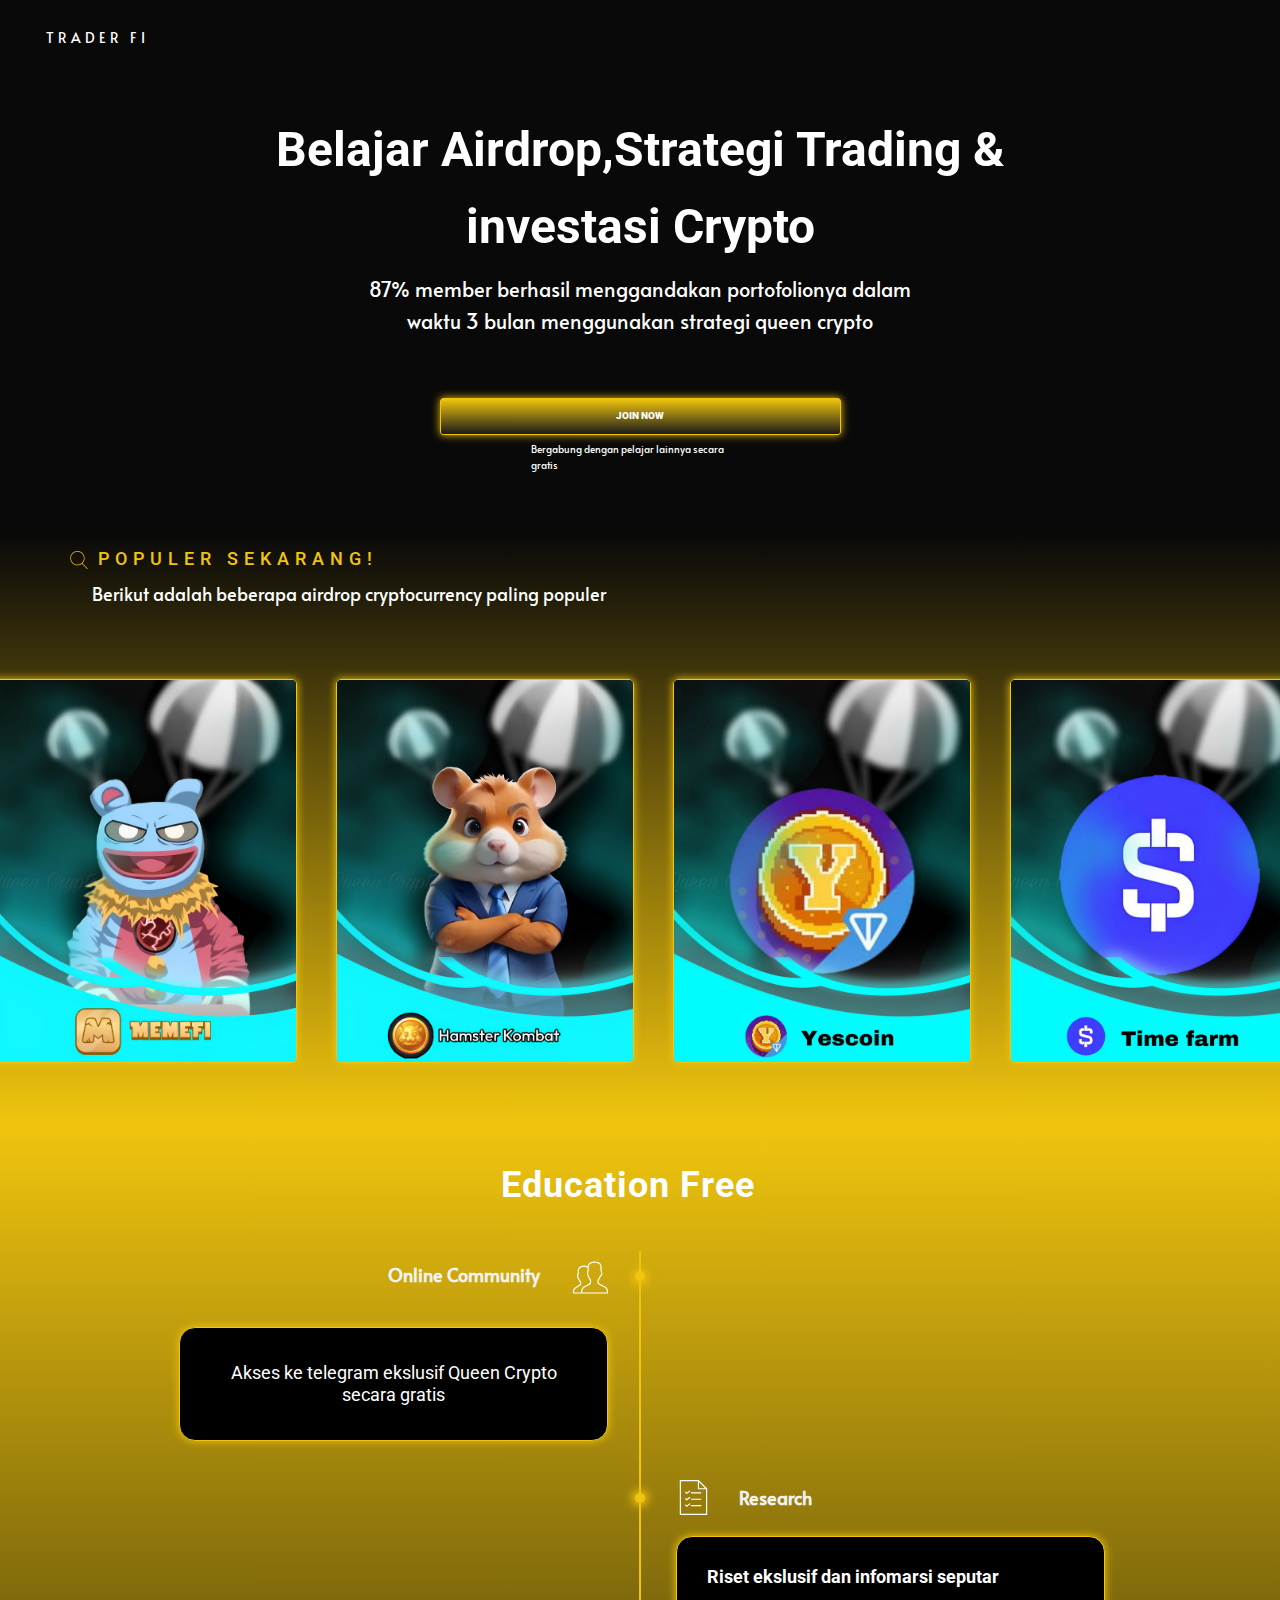
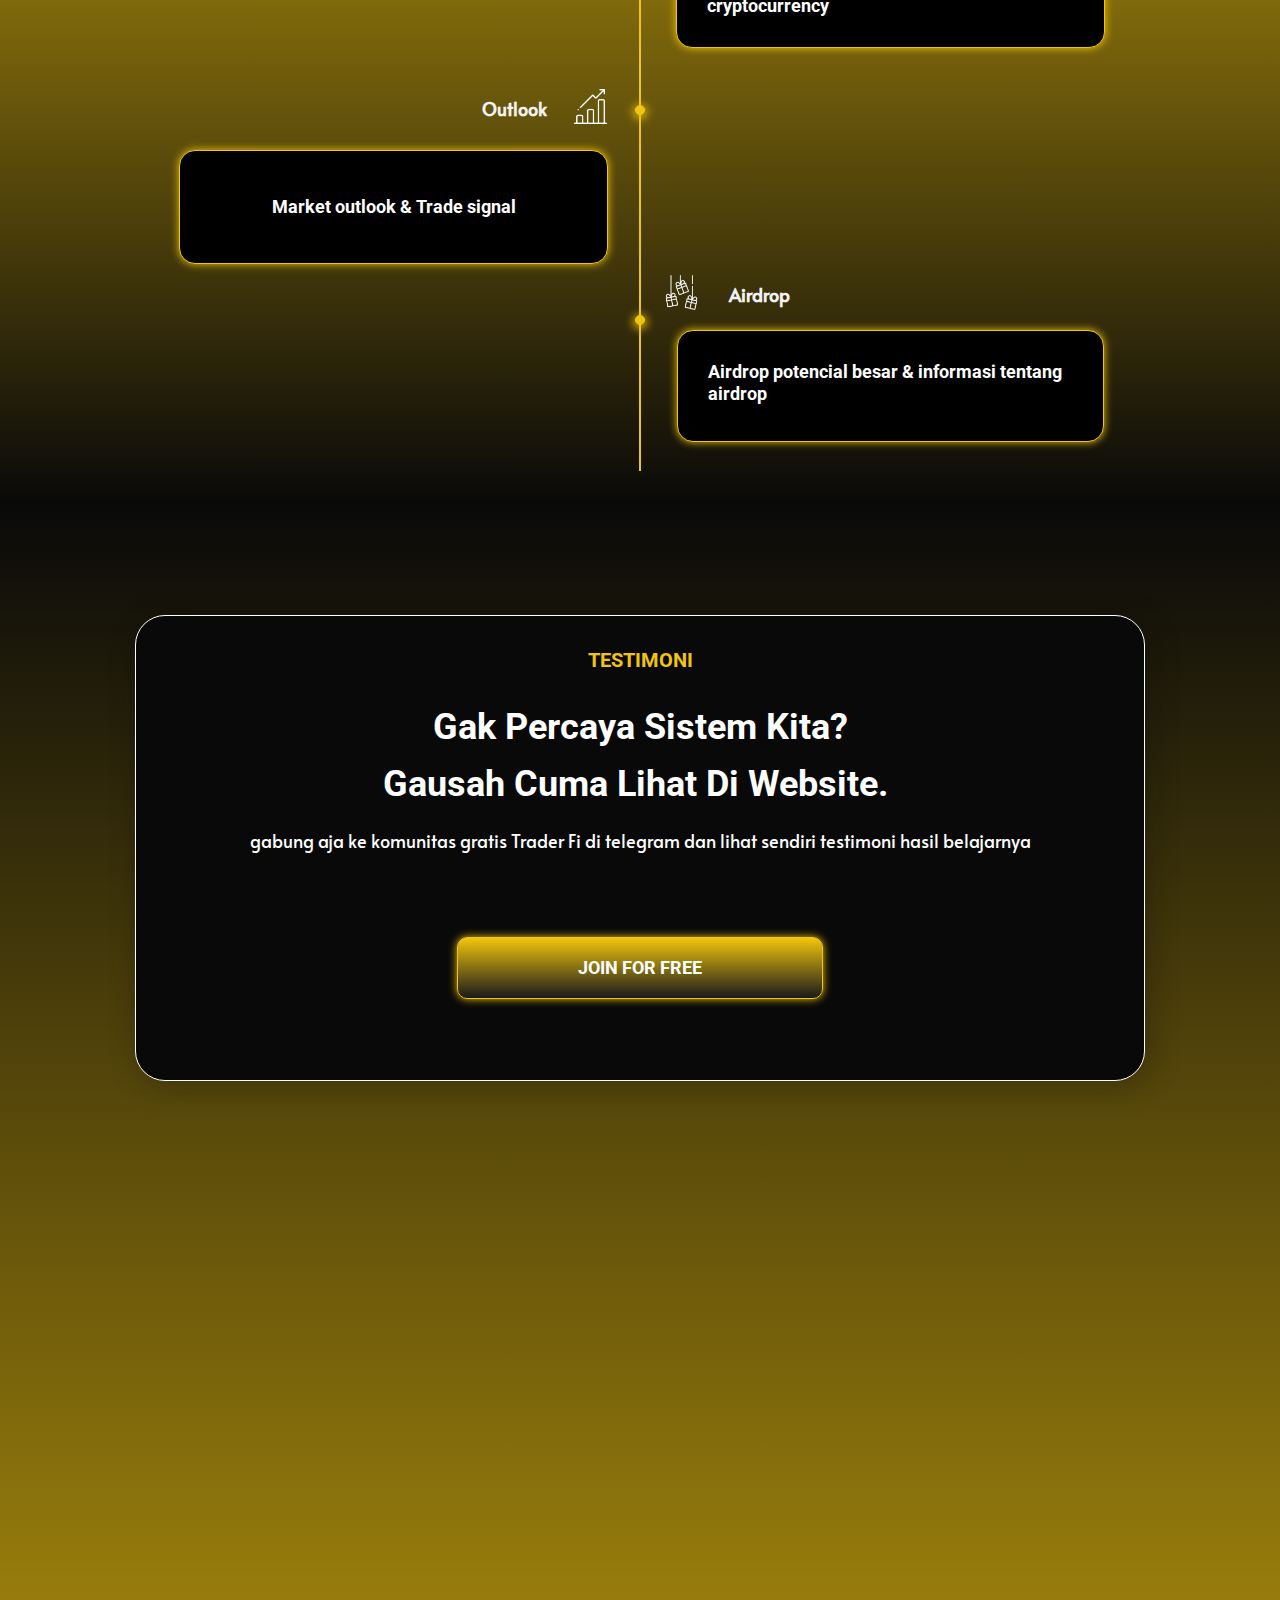
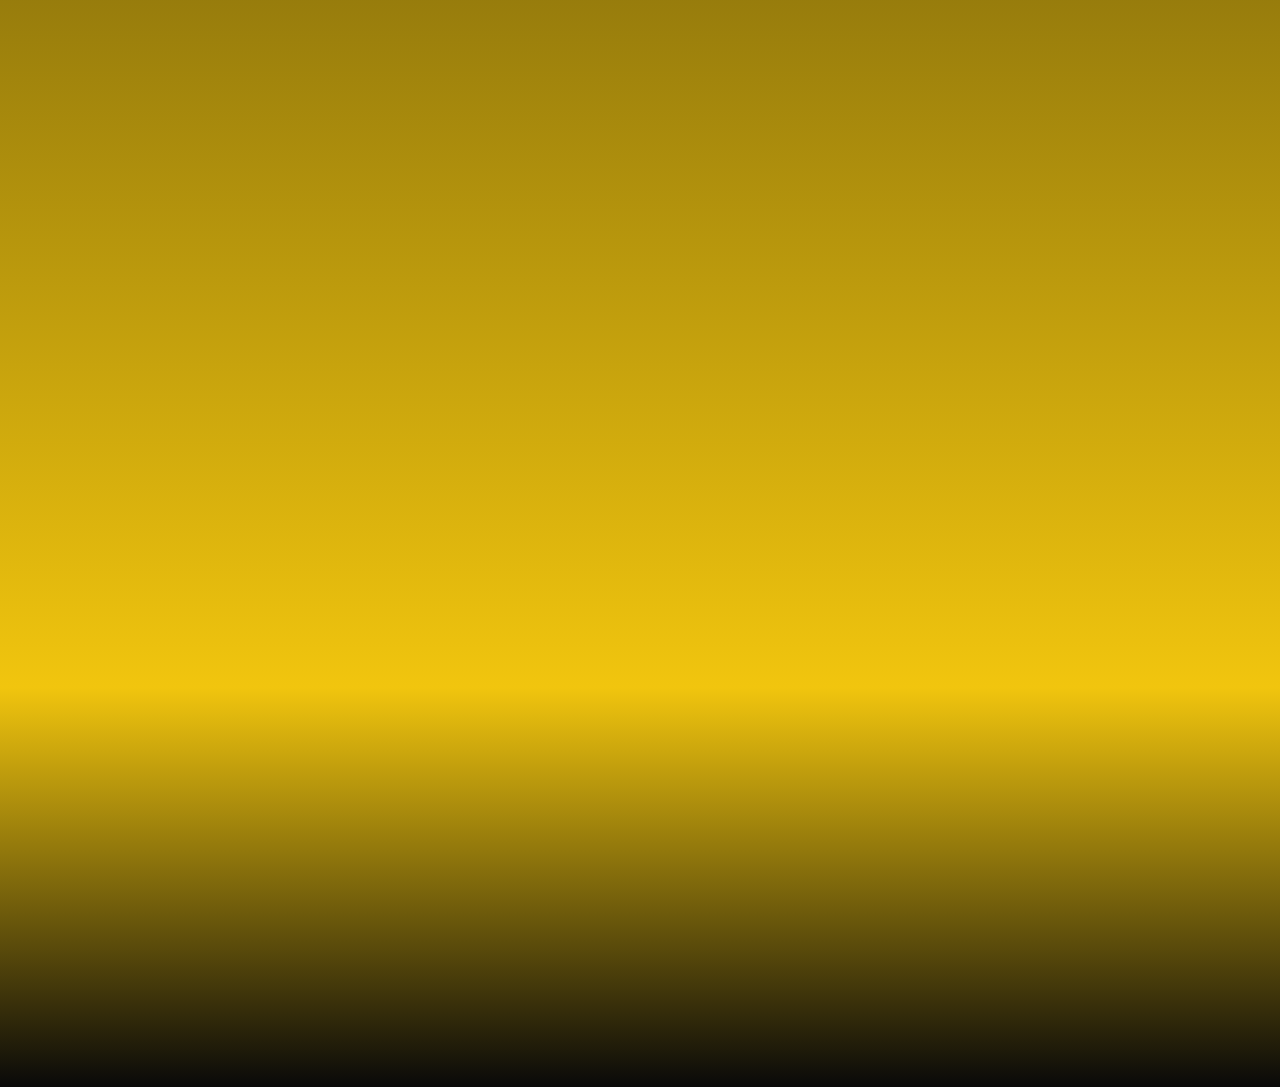
<file: index.html>
<!DOCTYPE html>
<html style="font-size: 16px;" lang="en"><head>
    <meta name="viewport" content="width=device-width, initial-scale=1.0">
    <meta charset="utf-8">
    <meta name="keywords" content="">
    <meta name="description" content="">
    <title>TRADER FI</title>
    <link rel="stylesheet" href="nicepage.css" media="screen">
<link rel="stylesheet" href="TRADER-FI.css" media="screen">
    <script class="u-script" type="text/javascript" src="jquery.js" defer=""></script>
    <script class="u-script" type="text/javascript" src="nicepage.js" defer=""></script>
    <meta name="generator" content="Nicepage 6.14.4, nicepage.com">
    <link id="u-theme-google-font" rel="stylesheet" href="https://fonts.googleapis.com/css?family=Roboto:100,100i,300,300i,400,400i,500,500i,700,700i,900,900i|Open+Sans:300,300i,400,400i,500,500i,600,600i,700,700i,800,800i">
    <link id="u-page-google-font" rel="stylesheet" href="https://fonts.googleapis.com/css?family=Roboto:100,100i,300,300i,400,400i,500,500i,700,700i,900,900i|Roboto:100,100i,300,300i,400,400i,500,500i,700,700i,900,900i|Alata:400">
    
    
    
    
    
    
    
    <script type="application/ld+json">{
		"@context": "http://schema.org",
		"@type": "Organization",
		"name": "Site2"
}</script>
    <meta name="theme-color" content="#478ac9">
    <meta property="og:title" content="TRADER FI">
    <meta property="og:description" content="">
    <meta property="og:type" content="website">
  <meta data-intl-tel-input-cdn-path="intlTelInput/"></head>
  <body data-path-to-root="./" data-include-products="false" class="u-body u-custom-color-4 u-xl-mode" data-lang="en"><header class="u-clearfix u-custom-color-3 u-header u-sticky u-sticky-6fd2 u-header" id="sec-81e6"><div class="u-clearfix u-sheet u-valign-middle-xs u-sheet-1">
        <p class="u-heading-font u-text u-text-default u-text-white u-text-1">TRADER FI </p>
      </div></header>
    <section class="u-clearfix u-custom-color-3 u-section-1" id="sec-2911">
      <div class="u-clearfix u-sheet u-sheet-1">
        <p class="u-align-center u-custom-font u-heading-font u-text u-text-white u-text-1" data-animation-name="customAnimationIn" data-animation-duration="1000" data-animation-delay="0">Belajar Airdrop,Strategi Trading &amp; investasi Crypto<span style="font-weight: 700;"></span>
        </p>
        <p class="u-align-center u-heading-font u-text u-text-white u-text-2">87% member berhasil menggandakan portofolionya dalam waktu 3 bulan menggunakan strategi queen crypto </p>
        <a href="https://t.me/trader_fii" class="u-align-center-sm u-align-center-xs u-border-1 u-border-active-palette-3-base u-border-hover-palette-3-base u-border-palette-3-base u-btn u-btn-round u-button-style u-custom-font u-gradient u-heading-font u-hover-feature u-hover-palette-4-dark-1 u-none u-radius u-text-active-grey-5 u-text-hover-grey-5 u-text-white u-btn-1">JOIN NOW </a>
        <p class="u-heading-font u-text u-text-body-alt-color u-text-3">Bergabung dengan pelajar lainnya secara gratis </p>
      </div>
      
    </section>
    <section class="u-clearfix u-gradient u-section-2" id="sec-c783">
      <div class="u-clearfix u-sheet u-sheet-1">
        <h6 class="u-text u-text-palette-3-base u-text-1"><span class="u-icon"><svg class="u-svg-content" viewBox="0 0 52.966 52.966" x="0px" y="0px" style="width: 1em; height: 1em;"><path d="M51.704,51.273L36.845,35.82c3.79-3.801,6.138-9.041,6.138-14.82c0-11.58-9.42-21-21-21s-21,9.42-21,21s9.42,21,21,21
	c5.083,0,9.748-1.817,13.384-4.832l14.895,15.491c0.196,0.205,0.458,0.307,0.721,0.307c0.25,0,0.499-0.093,0.693-0.279
	C52.074,52.304,52.086,51.671,51.704,51.273z M21.983,40c-10.477,0-19-8.523-19-19s8.523-19,19-19s19,8.523,19,19
	S32.459,40,21.983,40z"></path></svg></span>&nbsp;POPULER SEKARANG!<span style="font-weight: 700;">
            <span style="font-weight: 900;">
              <span style="font-weight: 900;">
                <span style="font-weight: 400;"></span>
              </span>
            </span>
          </span>
        </h6>
        <p class="u-heading-font u-text u-text-body-alt-color u-text-2">Berikut adalah beberapa airdrop cryptocurrency paling populer </p>
        <img class="u-border-1 u-border-palette-3-base u-hover-feature u-image u-image-round u-radius u-image-1" src="images/IMG_9851.JPG" alt="" data-image-width="5056" data-image-height="6320" data-href="https://t.me/memefi_coin_bot?start=r_1bc5329281">
        <img class="u-border-1 u-border-palette-3-base u-hover-feature u-image u-image-round u-radius u-image-2" src="images/IMG_9852.JPG" alt="" data-image-width="5056" data-image-height="6320" data-href="https://t.me/hamster_kombat_boT/start?startapp=kentId6894712187">
        <img class="u-border-1 u-border-palette-3-base u-hover-feature u-image u-image-round u-radius u-image-3" src="images/IMG_9854.JPG" alt="" data-image-width="2528" data-image-height="3160" data-href="https://t.me/theYescoin_bot/Yescoin?startapp=hASx7R">
        <img class="u-border-1 u-border-palette-3-base u-hover-feature u-image u-image-round u-radius u-image-4" src="images/IMG_9862.JPEG" alt="" data-image-width="2528" data-image-height="3160" data-href="https://t.me/TimeFarmCryptoBot?start=11obfUW2mySeEsAsK">
        <img class="u-border-1 u-border-palette-3-base u-hidden-lg u-hidden-md u-hidden-xl u-hover-feature u-image u-image-round u-radius u-image-5" src="images/IMG_0626.PNG" alt="" data-image-width="900" data-image-height="1350" data-href="https://t.me/dogshouse_bot/join?startapp=OgPsgo-TS76El2EulgUc1Q">
      </div>
      
      
      
      
      
    </section>
    <section class="u-clearfix u-gradient u-section-3" id="sec-03e0">
      <div class="u-clearfix u-sheet u-sheet-1">
        <div class="u-absolute-hcenter-lg u-absolute-hcenter-md u-absolute-hcenter-sm u-absolute-hcenter-xl u-border-2 u-border-palette-3-base u-line u-line-vertical u-line-1"></div>
        <p class="u-custom-font u-font-roboto u-text u-text-white u-text-1">Education Free<span style="font-weight: 700;">
            <span style="font-weight: 400;"></span>
          </span>
        </p><span class="u-icon u-text-white u-icon-1"><svg class="u-svg-link" preserveAspectRatio="xMidYMin slice" viewBox="0 0 60 60" style=""><use xlink:href="#svg-5362"></use></svg><svg class="u-svg-content" viewBox="0 0 60 60" x="0px" y="0px" id="svg-5362" style="enable-background:new 0 0 60 60;"><path d="M55.014,45.389l-9.553-4.776C44.56,40.162,44,39.256,44,38.248v-3.381c0.229-0.28,0.47-0.599,0.719-0.951
	c1.239-1.75,2.232-3.698,2.954-5.799C49.084,27.47,50,26.075,50,24.5v-4c0-0.963-0.36-1.896-1-2.625v-5.319
	c0.056-0.55,0.276-3.824-2.092-6.525C44.854,3.688,41.521,2.5,37,2.5s-7.854,1.188-9.908,3.53c-1.435,1.637-1.918,3.481-2.064,4.805
	C23.314,9.949,21.294,9.5,19,9.5c-10.389,0-10.994,8.855-11,9v4.579c-0.648,0.706-1,1.521-1,2.33v3.454
	c0,1.079,0.483,2.085,1.311,2.765c0.825,3.11,2.854,5.46,3.644,6.285v2.743c0,0.787-0.428,1.509-1.171,1.915l-6.653,4.173
	C1.583,48.134,0,50.801,0,53.703V57.5h14h2h44v-4.043C60,50.019,58.089,46.927,55.014,45.389z M14,53.262V55.5H2v-1.797
	c0-2.17,1.184-4.164,3.141-5.233l6.652-4.173c1.333-0.727,2.161-2.121,2.161-3.641v-3.591l-0.318-0.297
	c-0.026-0.024-2.683-2.534-3.468-5.955l-0.091-0.396l-0.342-0.22C9.275,29.899,9,29.4,9,28.863v-3.454
	c0-0.36,0.245-0.788,0.671-1.174L10,23.938l-0.002-5.38C10.016,18.271,10.537,11.5,19,11.5c2.393,0,4.408,0.553,6,1.644v4.731
	c-0.64,0.729-1,1.662-1,2.625v4c0,0.304,0.035,0.603,0.101,0.893c0.027,0.116,0.081,0.222,0.118,0.334
	c0.055,0.168,0.099,0.341,0.176,0.5c0.001,0.002,0.002,0.003,0.003,0.005c0.256,0.528,0.629,1,1.099,1.377
	c0.005,0.019,0.011,0.036,0.016,0.054c0.06,0.229,0.123,0.457,0.191,0.68l0.081,0.261c0.014,0.046,0.031,0.093,0.046,0.139
	c0.035,0.108,0.069,0.215,0.105,0.321c0.06,0.175,0.123,0.356,0.196,0.553c0.031,0.082,0.065,0.156,0.097,0.237
	c0.082,0.209,0.164,0.411,0.25,0.611c0.021,0.048,0.039,0.1,0.06,0.147l0.056,0.126c0.026,0.058,0.053,0.11,0.079,0.167
	c0.098,0.214,0.194,0.421,0.294,0.621c0.016,0.032,0.031,0.067,0.047,0.099c0.063,0.125,0.126,0.243,0.189,0.363
	c0.108,0.206,0.214,0.4,0.32,0.588c0.052,0.092,0.103,0.182,0.154,0.269c0.144,0.246,0.281,0.472,0.414,0.682
	c0.029,0.045,0.057,0.092,0.085,0.135c0.242,0.375,0.452,0.679,0.626,0.916c0.046,0.063,0.086,0.117,0.125,0.17
	c0.022,0.029,0.052,0.071,0.071,0.097v3.309c0,0.968-0.528,1.856-1.377,2.32l-2.646,1.443l-0.461-0.041l-0.188,0.395l-5.626,3.069
	C15.801,46.924,14,49.958,14,53.262z M58,55.5H16v-2.238c0-2.571,1.402-4.934,3.659-6.164l8.921-4.866
	C30.073,41.417,31,39.854,31,38.155v-4.018v-0.001l-0.194-0.232l-0.038-0.045c-0.002-0.003-0.064-0.078-0.165-0.21
	c-0.006-0.008-0.012-0.016-0.019-0.024c-0.053-0.069-0.115-0.152-0.186-0.251c-0.001-0.002-0.002-0.003-0.003-0.005
	c-0.149-0.207-0.336-0.476-0.544-0.8c-0.005-0.007-0.009-0.015-0.014-0.022c-0.098-0.153-0.202-0.32-0.308-0.497
	c-0.008-0.013-0.016-0.026-0.024-0.04c-0.226-0.379-0.466-0.808-0.705-1.283c0,0-0.001-0.001-0.001-0.002
	c-0.127-0.255-0.254-0.523-0.378-0.802l0,0c-0.017-0.039-0.035-0.077-0.052-0.116h0c-0.055-0.125-0.11-0.256-0.166-0.391
	c-0.02-0.049-0.04-0.1-0.06-0.15c-0.052-0.131-0.105-0.263-0.161-0.414c-0.102-0.272-0.198-0.556-0.29-0.849l-0.055-0.178
	c-0.006-0.02-0.013-0.04-0.019-0.061c-0.094-0.316-0.184-0.639-0.26-0.971l-0.091-0.396l-0.341-0.22
	C26.346,25.803,26,25.176,26,24.5v-4c0-0.561,0.238-1.084,0.67-1.475L27,18.728V12.5v-0.354l-0.027-0.021
	c-0.034-0.722,0.009-2.935,1.623-4.776C30.253,5.458,33.081,4.5,37,4.5c3.905,0,6.727,0.951,8.386,2.828
	c1.947,2.201,1.625,5.017,1.623,5.041L47,18.728l0.33,0.298C47.762,19.416,48,19.939,48,20.5v4c0,0.873-0.572,1.637-1.422,1.899
	l-0.498,0.153l-0.16,0.495c-0.669,2.081-1.622,4.003-2.834,5.713c-0.297,0.421-0.586,0.794-0.837,1.079L42,34.123v4.125
	c0,1.77,0.983,3.361,2.566,4.153l9.553,4.776C56.513,48.374,58,50.78,58,53.457V55.5z"></path></svg></span>
        <p class="u-align-right u-text u-text-default-lg u-text-default-md u-text-default-sm u-text-default-xl u-text-grey-5 u-text-2">Online Community<span style="font-weight: 700;">
            <span style="font-weight: 400;">
              <span style="font-weight: 700;">
                <span style="font-weight: 400;">
                  <span style="font-weight: 700;"></span>
                </span>
              </span>
            </span>
          </span>
        </p>
        <div class="u-palette-3-base u-preserve-proportions u-shape u-shape-circle u-shape-1"></div>
        <div class="u-shape u-shape-svg u-shape-2">
          <svg class="u-svg-link" preserveAspectRatio="none" viewBox="0 0 160 160" style=""><use xlink:href="#svg-bb5c"></use></svg>
          <svg class="u-svg-content" viewBox="0 0 160 160" x="0px" y="0px" id="svg-bb5c"><path d="M130,30v100H30V30H130 M160,0H0v160h160V0L160,0z"></path></svg>
        </div>
        <div class="u-align-right u-black u-border-1 u-border-palette-3-base u-container-style u-group u-radius u-shape-round u-group-1">
          <div class="u-container-layout u-valign-middle-md u-valign-top-xs u-container-layout-1">
            <h6 class="u-align-center-lg u-align-center-md u-align-center-xl u-align-right-sm u-align-right-xs u-text u-text-3">Akses ke telegram ekslusif Queen Crypto secara gratis </h6>
          </div>
        </div><span class="u-icon u-text-white u-icon-2"><svg class="u-svg-link" preserveAspectRatio="xMidYMin slice" viewBox="0 0 60 60" style=""><use xlink:href="#svg-6e30"></use></svg><svg class="u-svg-content" viewBox="0 0 60 60" x="0px" y="0px" id="svg-6e30" style="enable-background:new 0 0 60 60;"><g><path d="M38.914,0H6.5v60h47V14.586L38.914,0z M39.5,3.414L50.086,14H39.5V3.414z M8.5,58V2h29v14h14v42H8.5z"></path><path d="M42.5,21h-16c-0.552,0-1,0.447-1,1s0.448,1,1,1h16c0.552,0,1-0.447,1-1S43.052,21,42.5,21z"></path><path d="M22.875,18.219l-4.301,3.441l-1.367-1.367c-0.391-0.391-1.023-0.391-1.414,0s-0.391,1.023,0,1.414l2,2
		C17.987,23.901,18.243,24,18.5,24c0.22,0,0.441-0.072,0.624-0.219l5-4c0.432-0.346,0.501-0.975,0.156-1.406
		C23.936,17.943,23.306,17.874,22.875,18.219z"></path><path d="M42.5,32h-16c-0.552,0-1,0.447-1,1s0.448,1,1,1h16c0.552,0,1-0.447,1-1S43.052,32,42.5,32z"></path><path d="M22.875,29.219l-4.301,3.441l-1.367-1.367c-0.391-0.391-1.023-0.391-1.414,0s-0.391,1.023,0,1.414l2,2
		C17.987,34.901,18.243,35,18.5,35c0.22,0,0.441-0.072,0.624-0.219l5-4c0.432-0.346,0.501-0.975,0.156-1.406
		C23.936,28.943,23.306,28.874,22.875,29.219z"></path><path d="M42.5,43h-16c-0.552,0-1,0.447-1,1s0.448,1,1,1h16c0.552,0,1-0.447,1-1S43.052,43,42.5,43z"></path><path d="M22.875,40.219l-4.301,3.441l-1.367-1.367c-0.391-0.391-1.023-0.391-1.414,0s-0.391,1.023,0,1.414l2,2
		C17.987,45.901,18.243,46,18.5,46c0.22,0,0.441-0.072,0.624-0.219l5-4c0.432-0.346,0.501-0.975,0.156-1.406
		C23.936,39.943,23.306,39.874,22.875,40.219z"></path>
</g></svg></span>
        <p class="u-align-right u-text u-text-default u-text-grey-5 u-text-4">Research<span style="font-weight: 700;">
            <span style="font-weight: 400;">
              <span style="font-weight: 700;">
                <span style="font-weight: 400;">
                  <span style="font-weight: 700;"></span>
                </span>
              </span>
            </span>
          </span>
        </p>
        <div class="u-palette-3-base u-preserve-proportions u-shape u-shape-circle u-shape-3"></div>
        <div class="u-align-left u-black u-border-1 u-border-palette-3-base u-container-style u-dialog-link u-group u-radius u-shape-round u-group-2" data-href="#">
          <div class="u-container-layout u-valign-middle-lg u-valign-middle-md u-valign-middle-xl u-container-layout-2">
            <p class="u-custom-font u-heading-font u-text u-text-default u-text-5">Riset ekslu<span style="font-weight: 700;"></span>sif dan infomarsi seputar cryptocurrency 
            </p>
          </div>
        </div><span class="u-file-icon u-icon u-text-white u-icon-3"><img src="images/478544-9991ae93.png" alt=""></span>
        <p class="u-align-right u-text u-text-default u-text-grey-5 u-text-6">Outlook<span style="font-weight: 700;">
            <span style="font-weight: 400;">
              <span style="font-weight: 700;">
                <span style="font-weight: 400;">
                  <span style="font-weight: 700;"></span>
                </span>
              </span>
            </span>
          </span>
        </p>
        <div class="u-border-1 u-border-palette-3-base u-palette-3-base u-preserve-proportions u-shape u-shape-circle u-shape-4"></div>
        <div class="u-align-right u-black u-border-1 u-border-palette-3-base u-container-align-center-lg u-container-align-center-md u-container-align-center-sm u-container-align-center-xl u-container-style u-group u-radius u-shape-round u-group-3">
          <div class="u-container-layout u-valign-middle-md u-valign-middle-sm u-container-layout-3">
            <h6 class="u-align-center u-text u-text-default u-text-font u-text-7">Market outlook &amp; Trade signal </h6>
          </div>
        </div><span class="u-file-icon u-icon u-text-white u-icon-4"><img src="images/1040566-cc19784d.png" alt=""></span>
        <p class="u-align-right u-text u-text-default u-text-grey-5 u-text-8">Airdrop<span style="font-weight: 700;">
            <span style="font-weight: 400;">
              <span style="font-weight: 700;">
                <span style="font-weight: 400;">
                  <span style="font-weight: 700;"></span>
                </span>
              </span>
            </span>
          </span>
        </p>
        <div class="u-border-1 u-border-palette-3-base u-palette-3-base u-preserve-proportions u-shape u-shape-circle u-shape-5"></div>
        <div class="custom-expanded u-align-left u-black u-border-1 u-border-palette-3-base u-container-style u-group u-radius u-shape-round u-group-4">
          <div class="u-container-layout u-valign-middle-md u-valign-middle-sm u-valign-middle-xs u-valign-top-lg u-valign-top-xl u-container-layout-4">
            <h6 class="u-text u-text-default u-text-font u-text-9">Airdrop potencial besar &amp; informasi tentang airdrop </h6>
          </div>
        </div>
      </div>
    </section>
    <section class="u-clearfix u-gradient u-section-4" id="carousel_28b5">
      <div class="u-clearfix u-sheet u-sheet-1">
        <div class="u-align-left u-border-1 u-border-no-top u-border-palette-3-base u-container-style u-expanded-width-md u-expanded-width-sm u-expanded-width-xs u-gradient u-group u-radius u-shape-round u-group-1" data-animation-name="customAnimationIn" data-animation-duration="1000" data-animation-delay="0">
          <div class="u-container-layout u-container-layout-1">
            <img class="u-border-1 u-border-grey-50 u-image u-image-round u-preserve-proportions u-radius u-image-1" src="images/IMG_0411.PNG" alt="" data-image-width="828" data-image-height="828">
            <img class="u-border-1 u-border-grey-50 u-image u-image-round u-preserve-proportions u-radius u-image-2" src="images/IMG_0403.PNG" alt="" data-image-width="828" data-image-height="828">
            <img class="u-border-1 u-border-grey-50 u-image u-image-round u-preserve-proportions u-radius u-image-3" src="images/IMG_0404.PNG" alt="" data-image-width="828" data-image-height="828">
            <img class="u-border-1 u-border-grey-50 u-image u-image-round u-preserve-proportions u-radius u-image-4" src="images/IMG_0405.PNG" alt="" data-image-width="828" data-image-height="828">
            <img class="u-border-1 u-border-grey-50 u-image u-image-round u-preserve-proportions u-radius u-image-5" src="images/IMG_0407.PNG" alt="" data-image-width="828" data-image-height="828">
            <img class="u-border-1 u-border-grey-50 u-image u-image-round u-preserve-proportions u-radius u-image-6" src="images/IMG_0415.PNG" alt="" data-image-width="828" data-image-height="828">
            <img class="u-border-1 u-border-grey-50 u-image u-image-round u-preserve-proportions u-radius u-image-7" src="images/IMG_0409.PNG" alt="" data-image-width="828" data-image-height="828">
            <img class="u-border-1 u-border-grey-50 u-image u-image-round u-preserve-proportions u-radius u-image-8" src="images/IMG_0406.PNG" alt="" data-image-width="828" data-image-height="828">
            <img class="u-border-1 u-border-grey-50 u-image u-image-round u-preserve-proportions u-radius u-image-9" src="images/IMG_0408.PNG" alt="" data-image-width="828" data-image-height="828">
            <img class="u-border-1 u-border-grey-50 u-image u-image-round u-preserve-proportions u-radius u-image-10" src="images/IMG_0410.PNG" alt="" data-image-width="828" data-image-height="828">
            <img class="u-border-1 u-border-grey-50 u-image u-image-round u-preserve-proportions u-radius u-image-11" src="images/IMG_0413.PNG" alt="" data-image-width="828" data-image-height="828">
            <img class="u-border-1 u-border-grey-50 u-image u-image-round u-preserve-proportions u-radius u-image-12" src="images/IMG_0416.PNG" alt="" data-image-width="828" data-image-height="828">
          </div>
        </div>
        <div class="custom-expanded u-align-left u-border-1 u-border-white u-container-style u-custom-color-3 u-group u-radius u-shape-round u-group-2">
          <div class="u-container-layout u-container-layout-2">
            <h2 class="u-align-center u-text u-text-default u-text-palette-3-base u-text-1">TESTIMONI<span style="font-weight: 700;"></span>
            </h2>
            <p class="u-align-center u-custom-font u-heading-font u-large-text u-text u-text-variant u-text-2">Gak Percaya Sistem Kita?<br>Gausah Cuma Lihat Di Website.&nbsp;
            </p>
            <p class="u-align-center u-text u-text-3">gabung aja ke komunitas gratis Trader Fi di telegram dan lihat sendiri testimoni hasil belajarnya </p>
            <a href="https://t.me/trader_fii" class="u-align-center u-border-1 u-border-active-grey-50 u-border-hover-grey-50 u-border-palette-3-base u-btn u-btn-round u-button-style u-custom-font u-gradient u-heading-font u-none u-radius u-text-body-alt-color u-btn-1" data-animation-name="" data-animation-duration="0" data-animation-delay="0" data-animation-direction="">JOIN FOR FR<span style="font-size: 0.625rem;"></span>EE 
            </a>
          </div>
        </div>
      </div>
    </section>
    <section class="u-clearfix u-gradient u-section-5" id="sec-e984">
      <div class="u-clearfix u-sheet u-sheet-1"></div>
    </section>
    
    
   
  
</body></html>
</file>
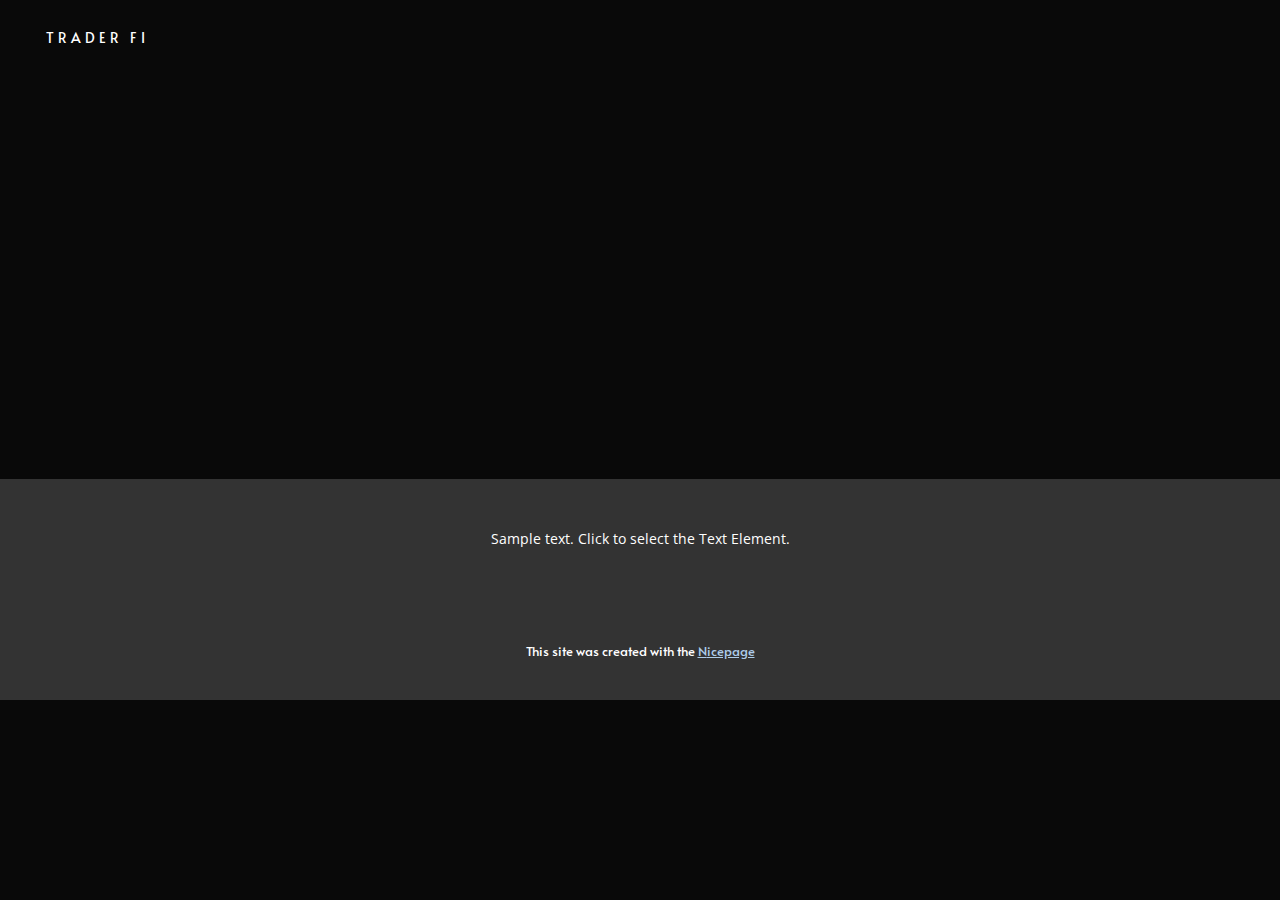
<file: Contact.html>
<!DOCTYPE html>
<html style="font-size: 16px;" lang="en"><head>
    <meta name="viewport" content="width=device-width, initial-scale=1.0">
    <meta charset="utf-8">
    <meta name="keywords" content="">
    <meta name="description" content="">
    <title>Contact</title>
    <link rel="stylesheet" href="nicepage.css" media="screen">
<link rel="stylesheet" href="Contact.css" media="screen">
    <script class="u-script" type="text/javascript" src="jquery.js" defer=""></script>
    <script class="u-script" type="text/javascript" src="nicepage.js" defer=""></script>
    <meta name="generator" content="Nicepage 6.14.4, nicepage.com">
    <link id="u-theme-google-font" rel="stylesheet" href="https://fonts.googleapis.com/css?family=Roboto:100,100i,300,300i,400,400i,500,500i,700,700i,900,900i|Open+Sans:300,300i,400,400i,500,500i,600,600i,700,700i,800,800i">
    <link id="u-page-google-font" rel="stylesheet" href="https://fonts.googleapis.com/css?family=Alata:400">
    
    
    
    <script type="application/ld+json">{
		"@context": "http://schema.org",
		"@type": "Organization",
		"name": "Site2"
}</script>
    <meta name="theme-color" content="#478ac9">
    <meta property="og:title" content="Contact">
    <meta property="og:description" content="">
    <meta property="og:type" content="website">
  <meta data-intl-tel-input-cdn-path="intlTelInput/"></head>
  <body data-path-to-root="./" data-include-products="false" class="u-body u-xl-mode" data-lang="en"><header class="u-clearfix u-custom-color-3 u-header u-sticky u-sticky-6fd2 u-header" id="sec-81e6"><div class="u-clearfix u-sheet u-valign-middle-xs u-sheet-1">
        <p class="u-heading-font u-text u-text-default u-text-white u-text-1">TRADER FI </p>
      </div></header>
    <section class="u-clearfix u-section-1" id="sec-5a6a">
      <div class="u-clearfix u-sheet u-sheet-1"></div>
    </section>
    
    
    
    <footer class="u-align-center u-clearfix u-footer u-grey-80 u-footer" id="sec-8e4a"><div class="u-clearfix u-sheet u-sheet-1">
        <p class="u-small-text u-text u-text-variant u-text-1">Sample text. Click to select the Text Element.</p>
      </div></footer>
    <section class="u-backlink u-clearfix u-grey-80">
      <p class="u-text">
        <span>This site was created with the </span>
        <a class="u-link" href="https://nicepage.com/" target="_blank" rel="nofollow">
          <span>Nicepage</span>
        </a>
      </p>
    </section>
  
</body></html>
</file>
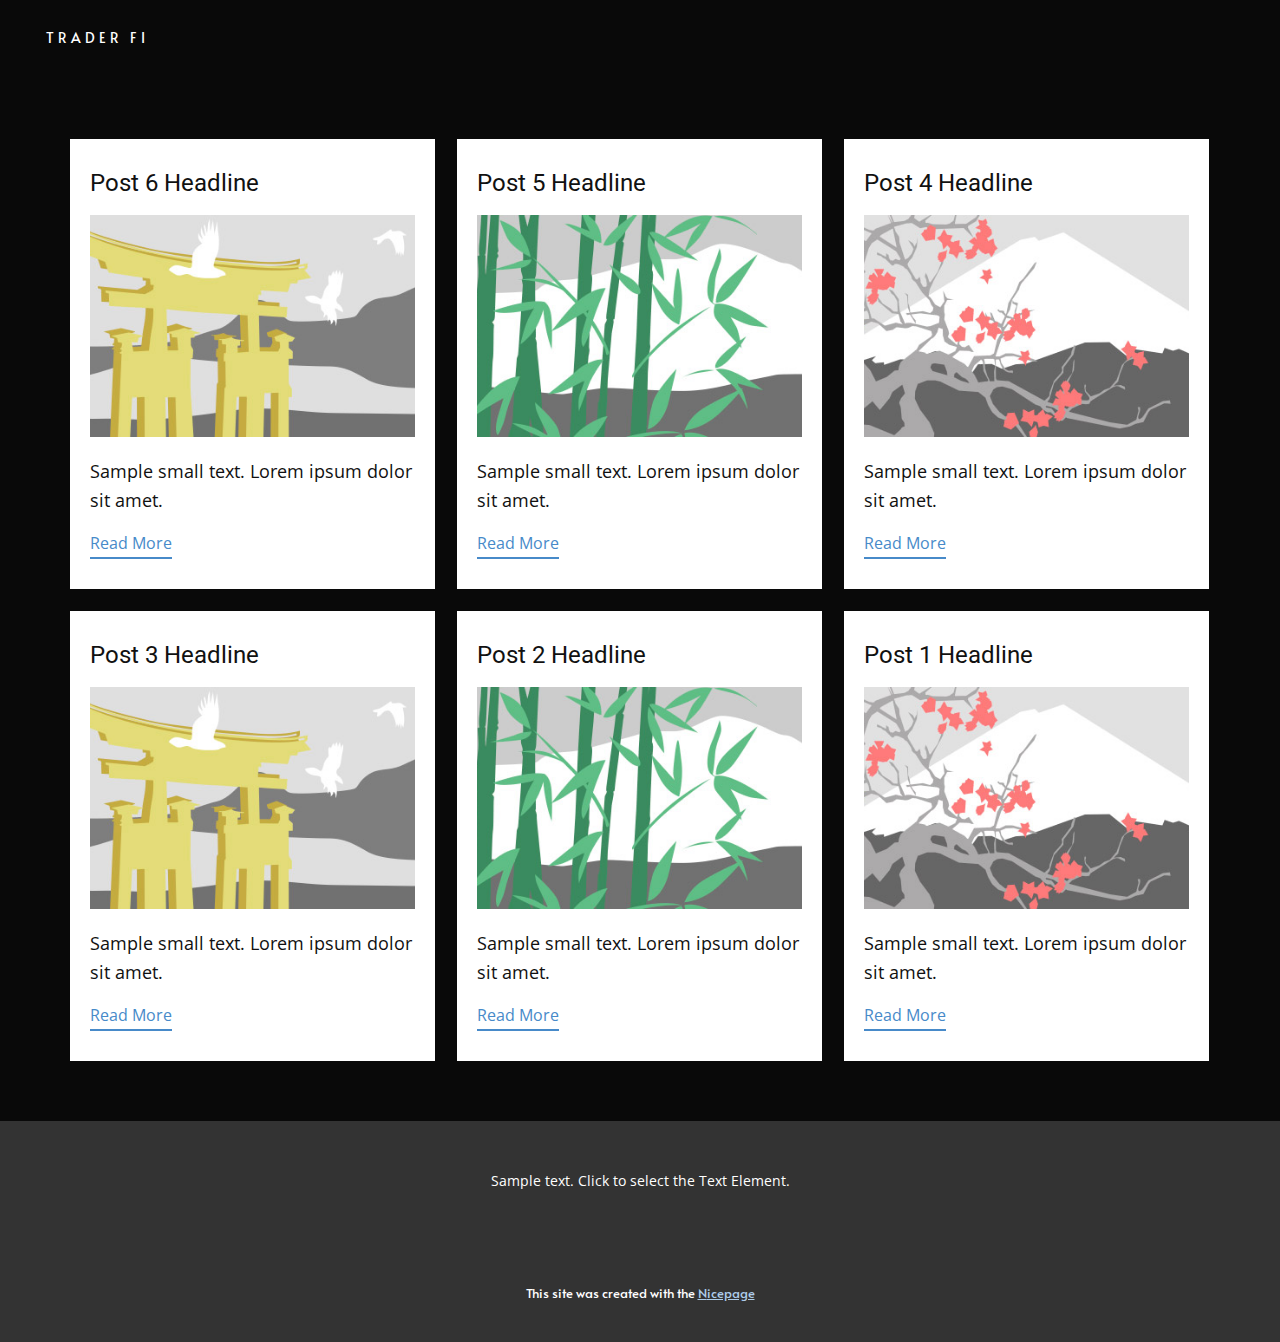
<file: blog/blog.html>
<!DOCTYPE html>
<html style="font-size: 16px;" lang="en"><head>
    <meta name="viewport" content="width=device-width, initial-scale=1.0">
    <meta charset="utf-8">
    <meta name="keywords" content="">
    <meta name="description" content="">
    <title>Blog</title>
    <link rel="stylesheet" href="../nicepage.css" media="screen">
<link rel="stylesheet" href="../Blog-Template.css" media="screen">
    <script class="u-script" type="text/javascript" src="../jquery.js" defer=""></script>
    <script class="u-script" type="text/javascript" src="../nicepage.js" defer=""></script>
    <meta name="generator" content="Nicepage 6.14.4, nicepage.com">
    <link id="u-theme-google-font" rel="stylesheet" href="https://fonts.googleapis.com/css?family=Roboto:100,100i,300,300i,400,400i,500,500i,700,700i,900,900i|Open+Sans:300,300i,400,400i,500,500i,600,600i,700,700i,800,800i">
    <link id="u-page-google-font" rel="stylesheet" href="https://fonts.googleapis.com/css?family=Alata:400">
    
    
    
    <script type="application/ld+json">{
		"@context": "http://schema.org",
		"@type": "Organization",
		"name": "Site2"
}</script>
    <meta name="theme-color" content="#478ac9">
  <meta data-intl-tel-input-cdn-path="intlTelInput/"></head>
  <body data-path-to-root="./" data-include-products="false" class="u-body u-xl-mode" data-lang="en"><header class="u-clearfix u-custom-color-3 u-header u-sticky u-sticky-6fd2 u-header" id="sec-81e6"><div class="u-clearfix u-sheet u-valign-middle-xs u-sheet-1">
        <p class="u-heading-font u-text u-text-default u-text-white u-text-1">TRADER FI </p>
      </div></header>
    <section class="u-clearfix u-section-1" id="sec-bfdd">
      <div class="u-clearfix u-sheet u-valign-middle u-sheet-1"><!--blog--><!--blog_options_json--><!--{"type":"Recent","source":"","tags":"","count":""}--><!--/blog_options_json-->
        <div class="u-blog u-expanded-width u-repeater u-repeater-1"><!--blog_post-->
          <div class="u-blog-post u-container-style u-repeater-item u-white u-repeater-item-1">
            <div class="u-container-layout u-similar-container u-valign-top u-container-layout-1"><!--blog_post_header-->
              <h4 class="u-blog-control u-text u-text-1">
                <a class="u-post-header-link" href="../blog/post-5.html">Post 6 Headline</a>
              </h4><!--/blog_post_header--><!--blog_post_image-->
              <a class="u-post-header-link" href="../blog/post-5.html"><img alt="" class="u-blog-control u-expanded-width u-image u-image-default u-image-1" src="../images/8ad73f3c.jpeg"></a><!--/blog_post_image--><!--blog_post_content-->
              <div class="u-blog-control u-post-content u-text u-text-2 fr-view">Sample small text. Lorem ipsum dolor sit amet.</div><!--/blog_post_content--><!--blog_post_readmore-->
              <a href="../blog/post-5.html" class="u-blog-control u-border-2 u-border-palette-1-base u-btn u-btn-rectangle u-button-style u-none u-btn-1"><!--blog_post_readmore_content--><!--options_json--><!--{"content":"","defaultValue":"Read More"}--><!--/options_json-->Read More<!--/blog_post_readmore_content--></a><!--/blog_post_readmore-->
            </div>
          </div><div class="u-blog-post u-container-style u-repeater-item u-video-cover u-white">
            <div class="u-container-layout u-similar-container u-valign-top u-container-layout-2"><!--blog_post_header-->
              <h4 class="u-blog-control u-text u-text-3">
                <a class="u-post-header-link" href="../blog/post-4.html">Post 5 Headline</a>
              </h4><!--/blog_post_header--><!--blog_post_image-->
              <a class="u-post-header-link" href="../blog/post-4.html"><img alt="" class="u-blog-control u-expanded-width u-image u-image-default u-image-2" src="../images/68f64b9d.jpeg"></a><!--/blog_post_image--><!--blog_post_content-->
              <div class="u-blog-control u-post-content u-text u-text-4 fr-view">Sample small text. Lorem ipsum dolor sit amet.</div><!--/blog_post_content--><!--blog_post_readmore-->
              <a href="../blog/post-4.html" class="u-blog-control u-border-2 u-border-palette-1-base u-btn u-btn-rectangle u-button-style u-none u-btn-2"><!--blog_post_readmore_content--><!--options_json--><!--{"content":"","defaultValue":"Read More"}--><!--/options_json-->Read More<!--/blog_post_readmore_content--></a><!--/blog_post_readmore-->
            </div>
          </div><div class="u-blog-post u-container-style u-repeater-item u-video-cover u-white">
            <div class="u-container-layout u-similar-container u-valign-top u-container-layout-3"><!--blog_post_header-->
              <h4 class="u-blog-control u-text u-text-5">
                <a class="u-post-header-link" href="../blog/post-3.html">Post 4 Headline</a>
              </h4><!--/blog_post_header--><!--blog_post_image-->
              <a class="u-post-header-link" href="../blog/post-3.html"><img alt="" class="u-blog-control u-expanded-width u-image u-image-default u-image-3" src="../images/0fd3416c.jpeg"></a><!--/blog_post_image--><!--blog_post_content-->
              <div class="u-blog-control u-post-content u-text u-text-6 fr-view">Sample small text. Lorem ipsum dolor sit amet.</div><!--/blog_post_content--><!--blog_post_readmore-->
              <a href="../blog/post-3.html" class="u-blog-control u-border-2 u-border-palette-1-base u-btn u-btn-rectangle u-button-style u-none u-btn-3"><!--blog_post_readmore_content--><!--options_json--><!--{"content":"","defaultValue":"Read More"}--><!--/options_json-->Read More<!--/blog_post_readmore_content--></a><!--/blog_post_readmore-->
            </div>
          </div><div class="u-blog-post u-container-style u-repeater-item u-white u-repeater-item-1">
            <div class="u-container-layout u-similar-container u-valign-top u-container-layout-1"><!--blog_post_header-->
              <h4 class="u-blog-control u-text u-text-1">
                <a class="u-post-header-link" href="../blog/post-2.html">Post 3 Headline</a>
              </h4><!--/blog_post_header--><!--blog_post_image-->
              <a class="u-post-header-link" href="../blog/post-2.html"><img alt="" class="u-blog-control u-expanded-width u-image u-image-default u-image-1" src="../images/8ad73f3c.jpeg"></a><!--/blog_post_image--><!--blog_post_content-->
              <div class="u-blog-control u-post-content u-text u-text-2 fr-view">Sample small text. Lorem ipsum dolor sit amet.</div><!--/blog_post_content--><!--blog_post_readmore-->
              <a href="../blog/post-2.html" class="u-blog-control u-border-2 u-border-palette-1-base u-btn u-btn-rectangle u-button-style u-none u-btn-1"><!--blog_post_readmore_content--><!--options_json--><!--{"content":"","defaultValue":"Read More"}--><!--/options_json-->Read More<!--/blog_post_readmore_content--></a><!--/blog_post_readmore-->
            </div>
          </div><div class="u-blog-post u-container-style u-repeater-item u-video-cover u-white">
            <div class="u-container-layout u-similar-container u-valign-top u-container-layout-2"><!--blog_post_header-->
              <h4 class="u-blog-control u-text u-text-3">
                <a class="u-post-header-link" href="../blog/post-1.html">Post 2 Headline</a>
              </h4><!--/blog_post_header--><!--blog_post_image-->
              <a class="u-post-header-link" href="../blog/post-1.html"><img alt="" class="u-blog-control u-expanded-width u-image u-image-default u-image-2" src="../images/68f64b9d.jpeg"></a><!--/blog_post_image--><!--blog_post_content-->
              <div class="u-blog-control u-post-content u-text u-text-4 fr-view">Sample small text. Lorem ipsum dolor sit amet.</div><!--/blog_post_content--><!--blog_post_readmore-->
              <a href="../blog/post-1.html" class="u-blog-control u-border-2 u-border-palette-1-base u-btn u-btn-rectangle u-button-style u-none u-btn-2"><!--blog_post_readmore_content--><!--options_json--><!--{"content":"","defaultValue":"Read More"}--><!--/options_json-->Read More<!--/blog_post_readmore_content--></a><!--/blog_post_readmore-->
            </div>
          </div><div class="u-blog-post u-container-style u-repeater-item u-video-cover u-white">
            <div class="u-container-layout u-similar-container u-valign-top u-container-layout-3"><!--blog_post_header-->
              <h4 class="u-blog-control u-text u-text-5">
                <a class="u-post-header-link" href="../blog/post.html">Post 1 Headline</a>
              </h4><!--/blog_post_header--><!--blog_post_image-->
              <a class="u-post-header-link" href="../blog/post.html"><img alt="" class="u-blog-control u-expanded-width u-image u-image-default u-image-3" src="../images/0fd3416c.jpeg"></a><!--/blog_post_image--><!--blog_post_content-->
              <div class="u-blog-control u-post-content u-text u-text-6 fr-view">Sample small text. Lorem ipsum dolor sit amet.</div><!--/blog_post_content--><!--blog_post_readmore-->
              <a href="../blog/post.html" class="u-blog-control u-border-2 u-border-palette-1-base u-btn u-btn-rectangle u-button-style u-none u-btn-3"><!--blog_post_readmore_content--><!--options_json--><!--{"content":"","defaultValue":"Read More"}--><!--/options_json-->Read More<!--/blog_post_readmore_content--></a><!--/blog_post_readmore-->
            </div>
          </div><!--/blog_post--><!--blog_post-->
          <!--/blog_post--><!--blog_post-->
          <!--/blog_post-->
        </div><!--/blog-->
      </div>
    </section>
    
    
    
    <footer class="u-align-center u-clearfix u-footer u-grey-80 u-footer" id="sec-8e4a"><div class="u-clearfix u-sheet u-sheet-1">
        <p class="u-small-text u-text u-text-variant u-text-1">Sample text. Click to select the Text Element.</p>
      </div></footer>
    <section class="u-backlink u-clearfix u-grey-80">
      <p class="u-text">
        <span>This site was created with the </span>
        <a class="u-link" href="https://nicepage.com/" target="_blank" rel="nofollow">
          <span>Nicepage</span>
        </a>
      </p>
    </section>
  
</body></html>
</file>
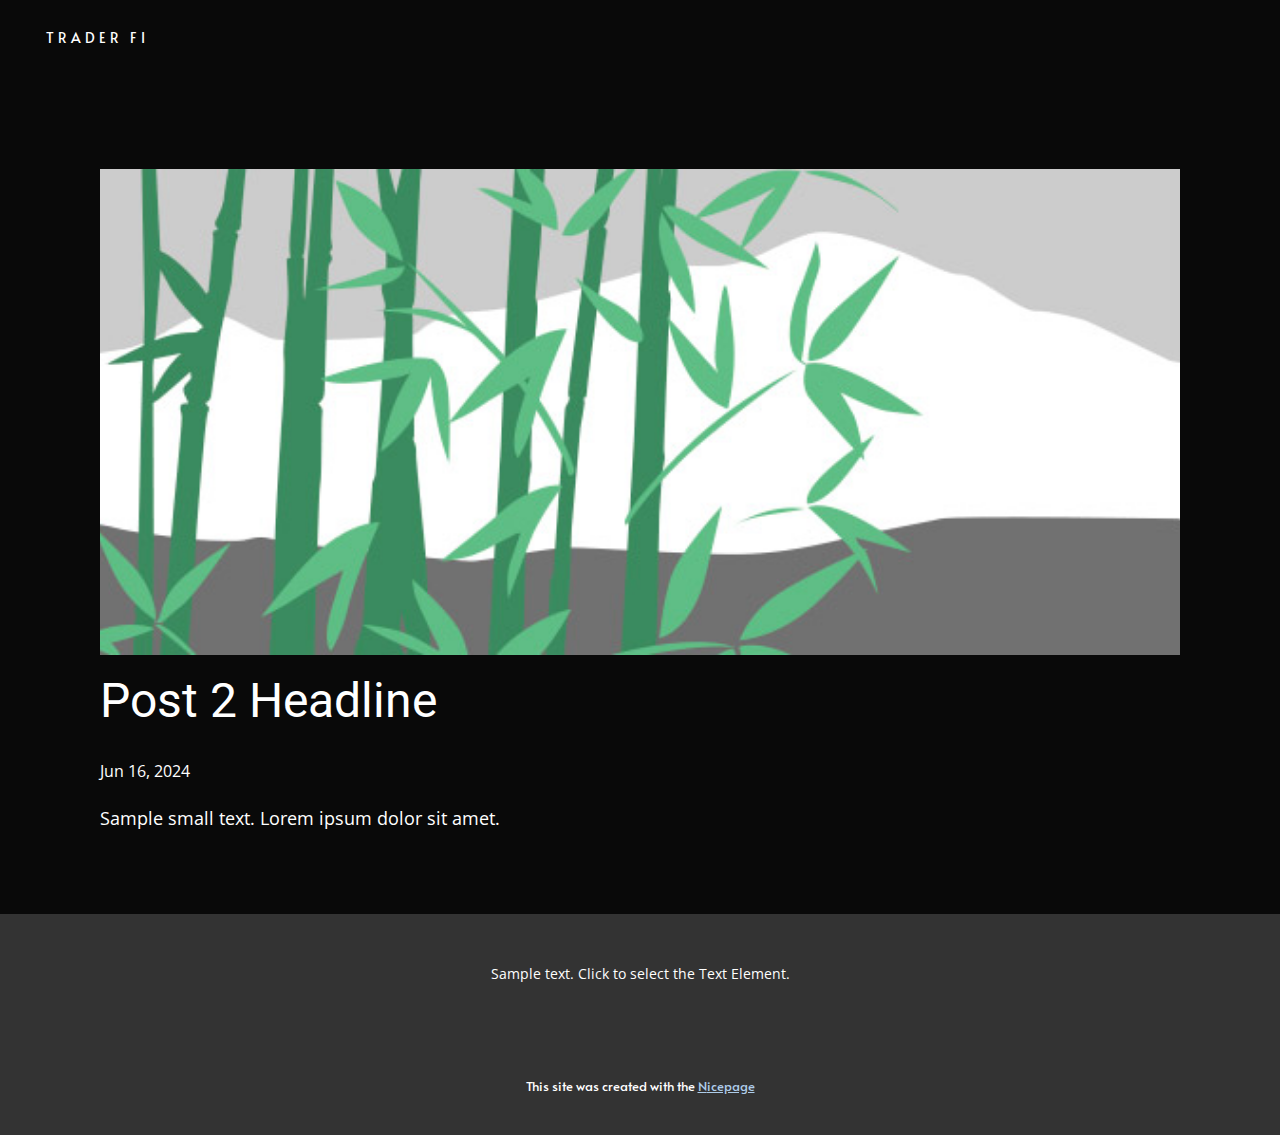
<file: blog/post-1.html>
<!DOCTYPE html>
<html style="font-size: 16px;" lang="en"><head>
    <meta name="viewport" content="width=device-width, initial-scale=1.0">
    <meta charset="utf-8">
    <meta name="keywords" content="Post 1 Headline">
    <meta name="description" content="">
    <title>Post 2 Headline</title>
    <link rel="stylesheet" href="../nicepage.css" media="screen">
<link rel="stylesheet" href="../Post-Template.css" media="screen">
    <script class="u-script" type="text/javascript" src="../jquery.js" defer=""></script>
    <script class="u-script" type="text/javascript" src="../nicepage.js" defer=""></script>
    <meta name="generator" content="Nicepage 6.14.4, nicepage.com">
    <link id="u-theme-google-font" rel="stylesheet" href="https://fonts.googleapis.com/css?family=Roboto:100,100i,300,300i,400,400i,500,500i,700,700i,900,900i|Open+Sans:300,300i,400,400i,500,500i,600,600i,700,700i,800,800i">
    <link id="u-page-google-font" rel="stylesheet" href="https://fonts.googleapis.com/css?family=Alata:400">
    
    
    
    <script type="application/ld+json">{
		"@context": "http://schema.org",
		"@type": "Organization",
		"name": "Site2"
}</script>
    <meta name="theme-color" content="#478ac9">
  <meta data-intl-tel-input-cdn-path="intlTelInput/"></head>
  <body data-path-to-root="./" data-include-products="false" class="u-body u-xl-mode" data-lang="en"><header class="u-clearfix u-custom-color-3 u-header u-sticky u-sticky-6fd2 u-header" id="sec-81e6"><div class="u-clearfix u-sheet u-valign-middle-xs u-sheet-1">
        <p class="u-heading-font u-text u-text-default u-text-white u-text-1">TRADER FI </p>
      </div></header>
    <section class="u-align-center u-clearfix u-section-1" id="sec-05d9">
      <div class="u-clearfix u-sheet u-valign-middle-md u-valign-middle-sm u-valign-middle-xs u-sheet-1"><!--post_details--><!--post_details_options_json--><!--{"source":""}--><!--/post_details_options_json--><!--blog_post-->
        <div class="u-container-style u-expanded-width u-post-details u-post-details-1">
          <div class="u-container-layout u-valign-middle u-container-layout-1"><!--blog_post_image-->
            <img alt="" class="u-blog-control u-expanded-width u-image u-image-default u-image-1" src="../images/68f64b9d.jpeg"><!--/blog_post_image--><!--blog_post_header-->
            <h2 class="u-blog-control u-text u-text-1">Post 2 Headline</h2><!--/blog_post_header--><!--blog_post_metadata-->
            <div class="u-blog-control u-metadata u-metadata-1"><!--blog_post_metadata_date-->
              <span class="u-meta-date u-meta-icon">Jun 16, 2024</span><!--/blog_post_metadata_date--><!--blog_post_metadata_category-->
              <!--/blog_post_metadata_category--><!--blog_post_metadata_comments-->
              <!--/blog_post_metadata_comments-->
            </div><!--/blog_post_metadata--><!--blog_post_content-->
            <div class="u-align-justify u-blog-control u-post-content u-text u-text-2 fr-view">
  Sample small text. Lorem ipsum dolor sit amet.
  </div><!--/blog_post_content-->
          </div>
        </div><!--/blog_post--><!--/post_details-->
      </div>
    </section>
    
    
    
    <footer class="u-align-center u-clearfix u-footer u-grey-80 u-footer" id="sec-8e4a"><div class="u-clearfix u-sheet u-sheet-1">
        <p class="u-small-text u-text u-text-variant u-text-1">Sample text. Click to select the Text Element.</p>
      </div></footer>
    <section class="u-backlink u-clearfix u-grey-80">
      <p class="u-text">
        <span>This site was created with the </span>
        <a class="u-link" href="https://nicepage.com/" target="_blank" rel="nofollow">
          <span>Nicepage</span>
        </a>
      </p>
    </section>
  
</body></html>
</file>
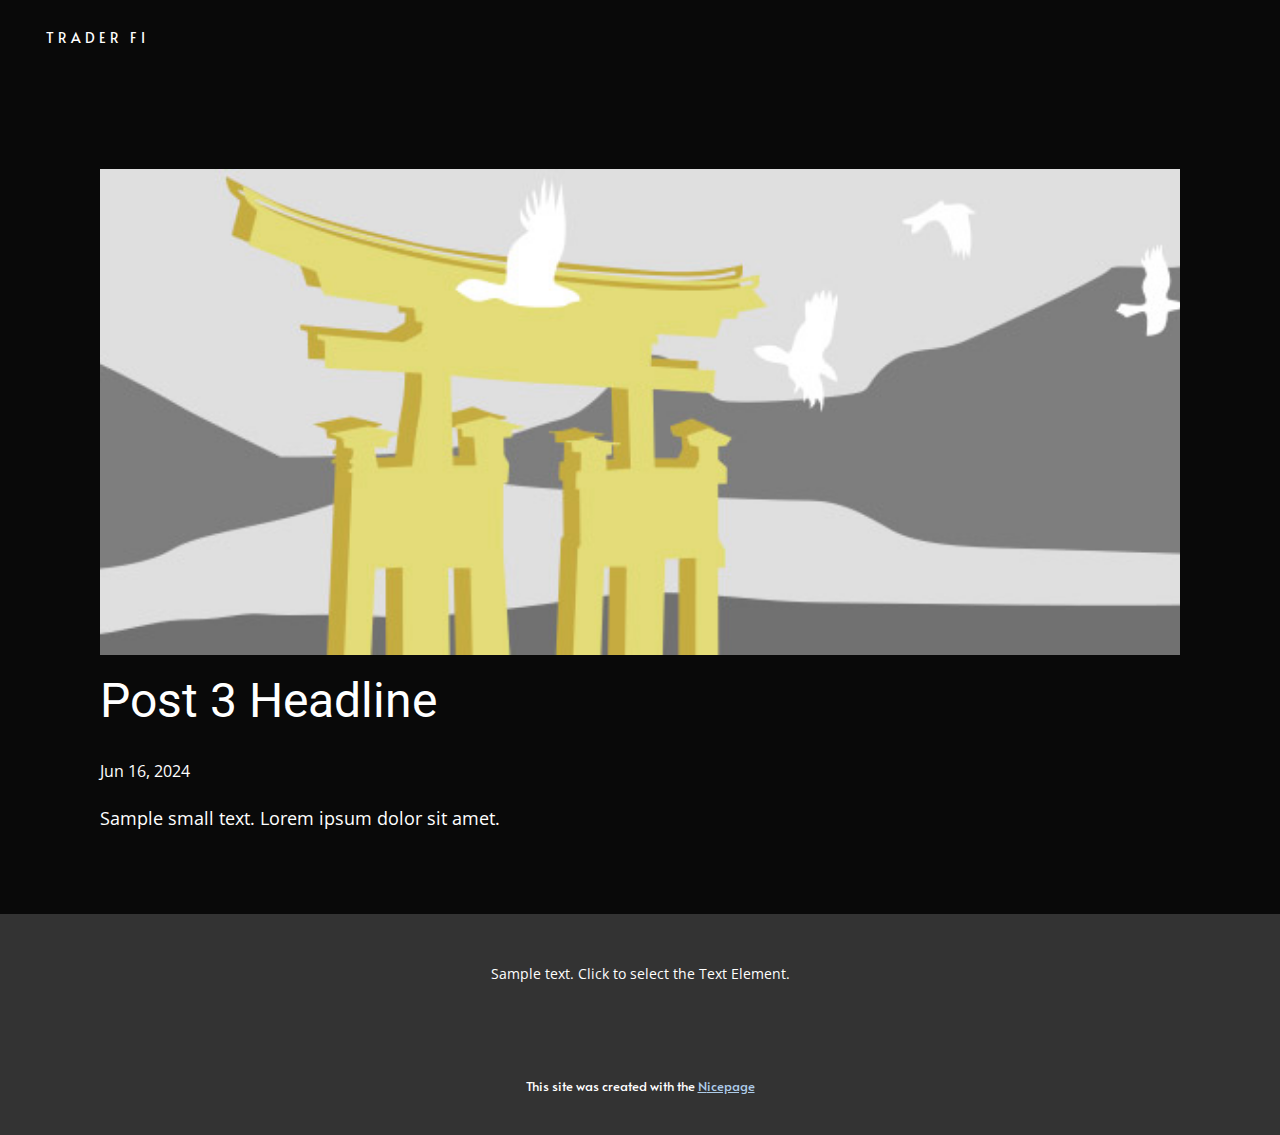
<file: blog/post-2.html>
<!DOCTYPE html>
<html style="font-size: 16px;" lang="en"><head>
    <meta name="viewport" content="width=device-width, initial-scale=1.0">
    <meta charset="utf-8">
    <meta name="keywords" content="Post 1 Headline">
    <meta name="description" content="">
    <title>Post 3 Headline</title>
    <link rel="stylesheet" href="../nicepage.css" media="screen">
<link rel="stylesheet" href="../Post-Template.css" media="screen">
    <script class="u-script" type="text/javascript" src="../jquery.js" defer=""></script>
    <script class="u-script" type="text/javascript" src="../nicepage.js" defer=""></script>
    <meta name="generator" content="Nicepage 6.14.4, nicepage.com">
    <link id="u-theme-google-font" rel="stylesheet" href="https://fonts.googleapis.com/css?family=Roboto:100,100i,300,300i,400,400i,500,500i,700,700i,900,900i|Open+Sans:300,300i,400,400i,500,500i,600,600i,700,700i,800,800i">
    <link id="u-page-google-font" rel="stylesheet" href="https://fonts.googleapis.com/css?family=Alata:400">
    
    
    
    <script type="application/ld+json">{
		"@context": "http://schema.org",
		"@type": "Organization",
		"name": "Site2"
}</script>
    <meta name="theme-color" content="#478ac9">
  <meta data-intl-tel-input-cdn-path="intlTelInput/"></head>
  <body data-path-to-root="./" data-include-products="false" class="u-body u-xl-mode" data-lang="en"><header class="u-clearfix u-custom-color-3 u-header u-sticky u-sticky-6fd2 u-header" id="sec-81e6"><div class="u-clearfix u-sheet u-valign-middle-xs u-sheet-1">
        <p class="u-heading-font u-text u-text-default u-text-white u-text-1">TRADER FI </p>
      </div></header>
    <section class="u-align-center u-clearfix u-section-1" id="sec-05d9">
      <div class="u-clearfix u-sheet u-valign-middle-md u-valign-middle-sm u-valign-middle-xs u-sheet-1"><!--post_details--><!--post_details_options_json--><!--{"source":""}--><!--/post_details_options_json--><!--blog_post-->
        <div class="u-container-style u-expanded-width u-post-details u-post-details-1">
          <div class="u-container-layout u-valign-middle u-container-layout-1"><!--blog_post_image-->
            <img alt="" class="u-blog-control u-expanded-width u-image u-image-default u-image-1" src="../images/8ad73f3c.jpeg"><!--/blog_post_image--><!--blog_post_header-->
            <h2 class="u-blog-control u-text u-text-1">Post 3 Headline</h2><!--/blog_post_header--><!--blog_post_metadata-->
            <div class="u-blog-control u-metadata u-metadata-1"><!--blog_post_metadata_date-->
              <span class="u-meta-date u-meta-icon">Jun 16, 2024</span><!--/blog_post_metadata_date--><!--blog_post_metadata_category-->
              <!--/blog_post_metadata_category--><!--blog_post_metadata_comments-->
              <!--/blog_post_metadata_comments-->
            </div><!--/blog_post_metadata--><!--blog_post_content-->
            <div class="u-align-justify u-blog-control u-post-content u-text u-text-2 fr-view">
  Sample small text. Lorem ipsum dolor sit amet.
  </div><!--/blog_post_content-->
          </div>
        </div><!--/blog_post--><!--/post_details-->
      </div>
    </section>
    
    
    
    <footer class="u-align-center u-clearfix u-footer u-grey-80 u-footer" id="sec-8e4a"><div class="u-clearfix u-sheet u-sheet-1">
        <p class="u-small-text u-text u-text-variant u-text-1">Sample text. Click to select the Text Element.</p>
      </div></footer>
    <section class="u-backlink u-clearfix u-grey-80">
      <p class="u-text">
        <span>This site was created with the </span>
        <a class="u-link" href="https://nicepage.com/" target="_blank" rel="nofollow">
          <span>Nicepage</span>
        </a>
      </p>
    </section>
  
</body></html>
</file>
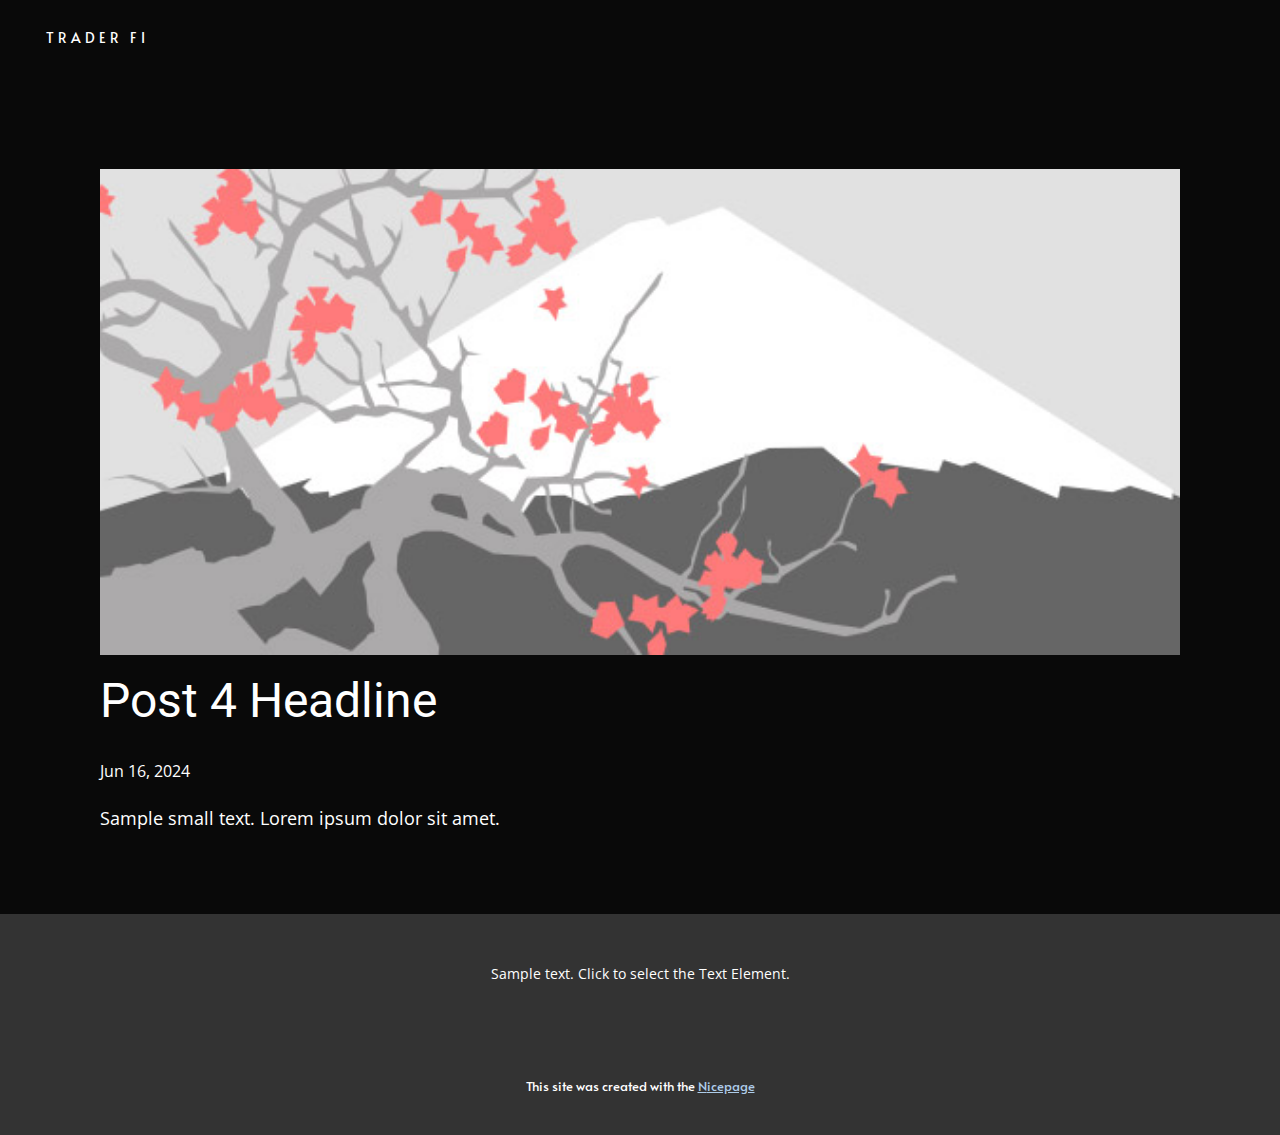
<file: blog/post-3.html>
<!DOCTYPE html>
<html style="font-size: 16px;" lang="en"><head>
    <meta name="viewport" content="width=device-width, initial-scale=1.0">
    <meta charset="utf-8">
    <meta name="keywords" content="Post 1 Headline">
    <meta name="description" content="">
    <title>Post 4 Headline</title>
    <link rel="stylesheet" href="../nicepage.css" media="screen">
<link rel="stylesheet" href="../Post-Template.css" media="screen">
    <script class="u-script" type="text/javascript" src="../jquery.js" defer=""></script>
    <script class="u-script" type="text/javascript" src="../nicepage.js" defer=""></script>
    <meta name="generator" content="Nicepage 6.14.4, nicepage.com">
    <link id="u-theme-google-font" rel="stylesheet" href="https://fonts.googleapis.com/css?family=Roboto:100,100i,300,300i,400,400i,500,500i,700,700i,900,900i|Open+Sans:300,300i,400,400i,500,500i,600,600i,700,700i,800,800i">
    <link id="u-page-google-font" rel="stylesheet" href="https://fonts.googleapis.com/css?family=Alata:400">
    
    
    
    <script type="application/ld+json">{
		"@context": "http://schema.org",
		"@type": "Organization",
		"name": "Site2"
}</script>
    <meta name="theme-color" content="#478ac9">
  <meta data-intl-tel-input-cdn-path="intlTelInput/"></head>
  <body data-path-to-root="./" data-include-products="false" class="u-body u-xl-mode" data-lang="en"><header class="u-clearfix u-custom-color-3 u-header u-sticky u-sticky-6fd2 u-header" id="sec-81e6"><div class="u-clearfix u-sheet u-valign-middle-xs u-sheet-1">
        <p class="u-heading-font u-text u-text-default u-text-white u-text-1">TRADER FI </p>
      </div></header>
    <section class="u-align-center u-clearfix u-section-1" id="sec-05d9">
      <div class="u-clearfix u-sheet u-valign-middle-md u-valign-middle-sm u-valign-middle-xs u-sheet-1"><!--post_details--><!--post_details_options_json--><!--{"source":""}--><!--/post_details_options_json--><!--blog_post-->
        <div class="u-container-style u-expanded-width u-post-details u-post-details-1">
          <div class="u-container-layout u-valign-middle u-container-layout-1"><!--blog_post_image-->
            <img alt="" class="u-blog-control u-expanded-width u-image u-image-default u-image-1" src="../images/0fd3416c.jpeg"><!--/blog_post_image--><!--blog_post_header-->
            <h2 class="u-blog-control u-text u-text-1">Post 4 Headline</h2><!--/blog_post_header--><!--blog_post_metadata-->
            <div class="u-blog-control u-metadata u-metadata-1"><!--blog_post_metadata_date-->
              <span class="u-meta-date u-meta-icon">Jun 16, 2024</span><!--/blog_post_metadata_date--><!--blog_post_metadata_category-->
              <!--/blog_post_metadata_category--><!--blog_post_metadata_comments-->
              <!--/blog_post_metadata_comments-->
            </div><!--/blog_post_metadata--><!--blog_post_content-->
            <div class="u-align-justify u-blog-control u-post-content u-text u-text-2 fr-view">
  Sample small text. Lorem ipsum dolor sit amet.
  </div><!--/blog_post_content-->
          </div>
        </div><!--/blog_post--><!--/post_details-->
      </div>
    </section>
    
    
    
    <footer class="u-align-center u-clearfix u-footer u-grey-80 u-footer" id="sec-8e4a"><div class="u-clearfix u-sheet u-sheet-1">
        <p class="u-small-text u-text u-text-variant u-text-1">Sample text. Click to select the Text Element.</p>
      </div></footer>
    <section class="u-backlink u-clearfix u-grey-80">
      <p class="u-text">
        <span>This site was created with the </span>
        <a class="u-link" href="https://nicepage.com/" target="_blank" rel="nofollow">
          <span>Nicepage</span>
        </a>
      </p>
    </section>
  
</body></html>
</file>
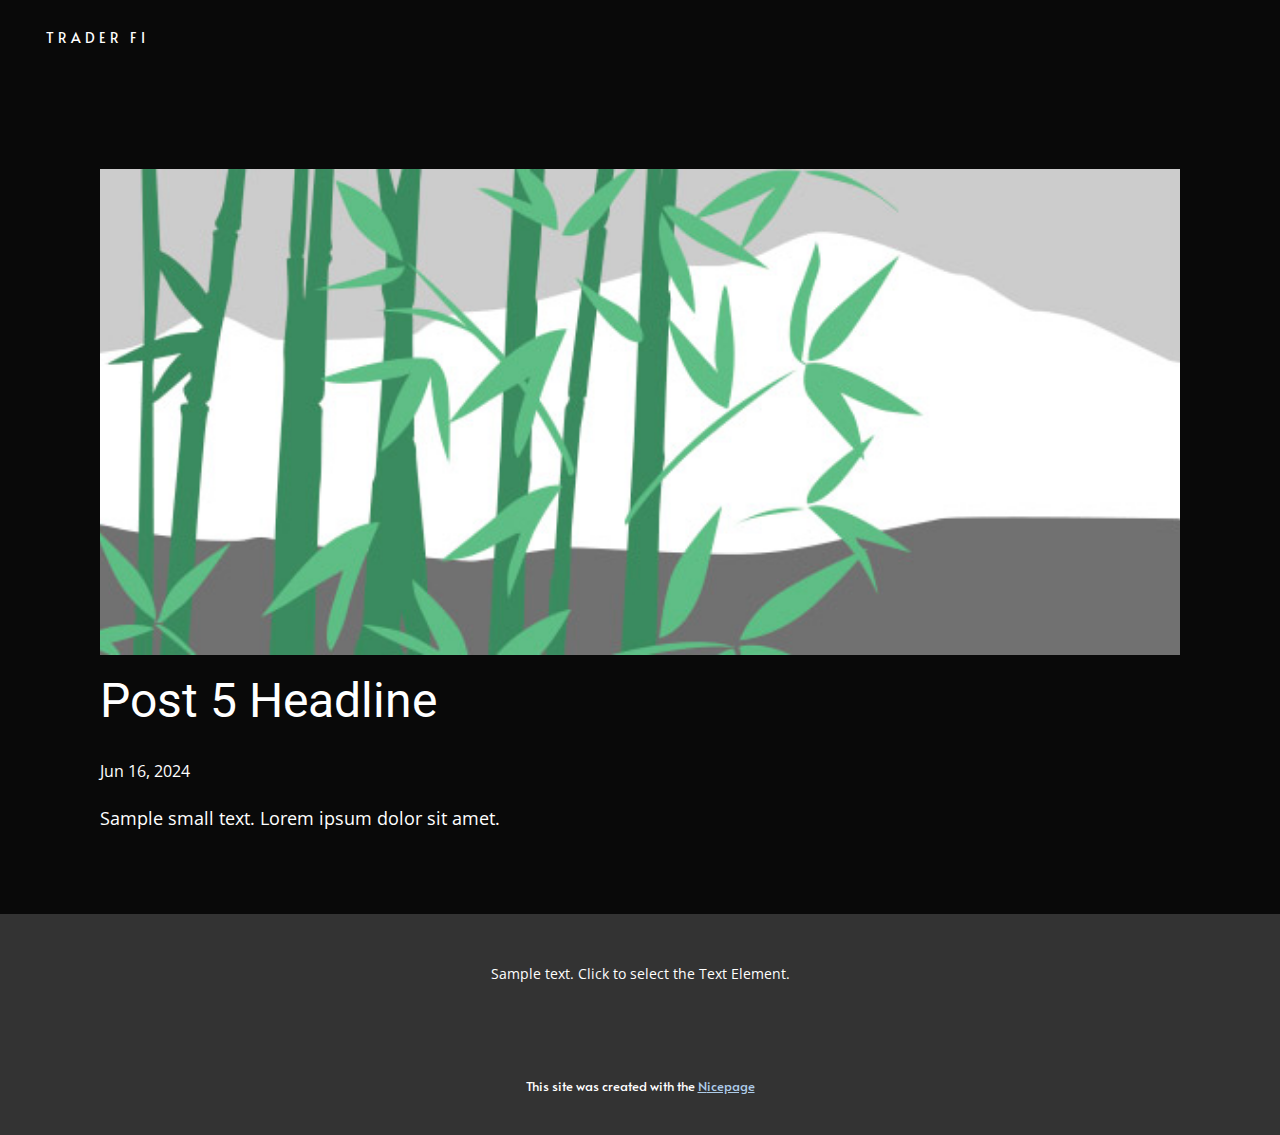
<file: blog/post-4.html>
<!DOCTYPE html>
<html style="font-size: 16px;" lang="en"><head>
    <meta name="viewport" content="width=device-width, initial-scale=1.0">
    <meta charset="utf-8">
    <meta name="keywords" content="Post 1 Headline">
    <meta name="description" content="">
    <title>Post 5 Headline</title>
    <link rel="stylesheet" href="../nicepage.css" media="screen">
<link rel="stylesheet" href="../Post-Template.css" media="screen">
    <script class="u-script" type="text/javascript" src="../jquery.js" defer=""></script>
    <script class="u-script" type="text/javascript" src="../nicepage.js" defer=""></script>
    <meta name="generator" content="Nicepage 6.14.4, nicepage.com">
    <link id="u-theme-google-font" rel="stylesheet" href="https://fonts.googleapis.com/css?family=Roboto:100,100i,300,300i,400,400i,500,500i,700,700i,900,900i|Open+Sans:300,300i,400,400i,500,500i,600,600i,700,700i,800,800i">
    <link id="u-page-google-font" rel="stylesheet" href="https://fonts.googleapis.com/css?family=Alata:400">
    
    
    
    <script type="application/ld+json">{
		"@context": "http://schema.org",
		"@type": "Organization",
		"name": "Site2"
}</script>
    <meta name="theme-color" content="#478ac9">
  <meta data-intl-tel-input-cdn-path="intlTelInput/"></head>
  <body data-path-to-root="./" data-include-products="false" class="u-body u-xl-mode" data-lang="en"><header class="u-clearfix u-custom-color-3 u-header u-sticky u-sticky-6fd2 u-header" id="sec-81e6"><div class="u-clearfix u-sheet u-valign-middle-xs u-sheet-1">
        <p class="u-heading-font u-text u-text-default u-text-white u-text-1">TRADER FI </p>
      </div></header>
    <section class="u-align-center u-clearfix u-section-1" id="sec-05d9">
      <div class="u-clearfix u-sheet u-valign-middle-md u-valign-middle-sm u-valign-middle-xs u-sheet-1"><!--post_details--><!--post_details_options_json--><!--{"source":""}--><!--/post_details_options_json--><!--blog_post-->
        <div class="u-container-style u-expanded-width u-post-details u-post-details-1">
          <div class="u-container-layout u-valign-middle u-container-layout-1"><!--blog_post_image-->
            <img alt="" class="u-blog-control u-expanded-width u-image u-image-default u-image-1" src="../images/68f64b9d.jpeg"><!--/blog_post_image--><!--blog_post_header-->
            <h2 class="u-blog-control u-text u-text-1">Post 5 Headline</h2><!--/blog_post_header--><!--blog_post_metadata-->
            <div class="u-blog-control u-metadata u-metadata-1"><!--blog_post_metadata_date-->
              <span class="u-meta-date u-meta-icon">Jun 16, 2024</span><!--/blog_post_metadata_date--><!--blog_post_metadata_category-->
              <!--/blog_post_metadata_category--><!--blog_post_metadata_comments-->
              <!--/blog_post_metadata_comments-->
            </div><!--/blog_post_metadata--><!--blog_post_content-->
            <div class="u-align-justify u-blog-control u-post-content u-text u-text-2 fr-view">
  Sample small text. Lorem ipsum dolor sit amet.
  </div><!--/blog_post_content-->
          </div>
        </div><!--/blog_post--><!--/post_details-->
      </div>
    </section>
    
    
    
    <footer class="u-align-center u-clearfix u-footer u-grey-80 u-footer" id="sec-8e4a"><div class="u-clearfix u-sheet u-sheet-1">
        <p class="u-small-text u-text u-text-variant u-text-1">Sample text. Click to select the Text Element.</p>
      </div></footer>
    <section class="u-backlink u-clearfix u-grey-80">
      <p class="u-text">
        <span>This site was created with the </span>
        <a class="u-link" href="https://nicepage.com/" target="_blank" rel="nofollow">
          <span>Nicepage</span>
        </a>
      </p>
    </section>
  
</body></html>
</file>
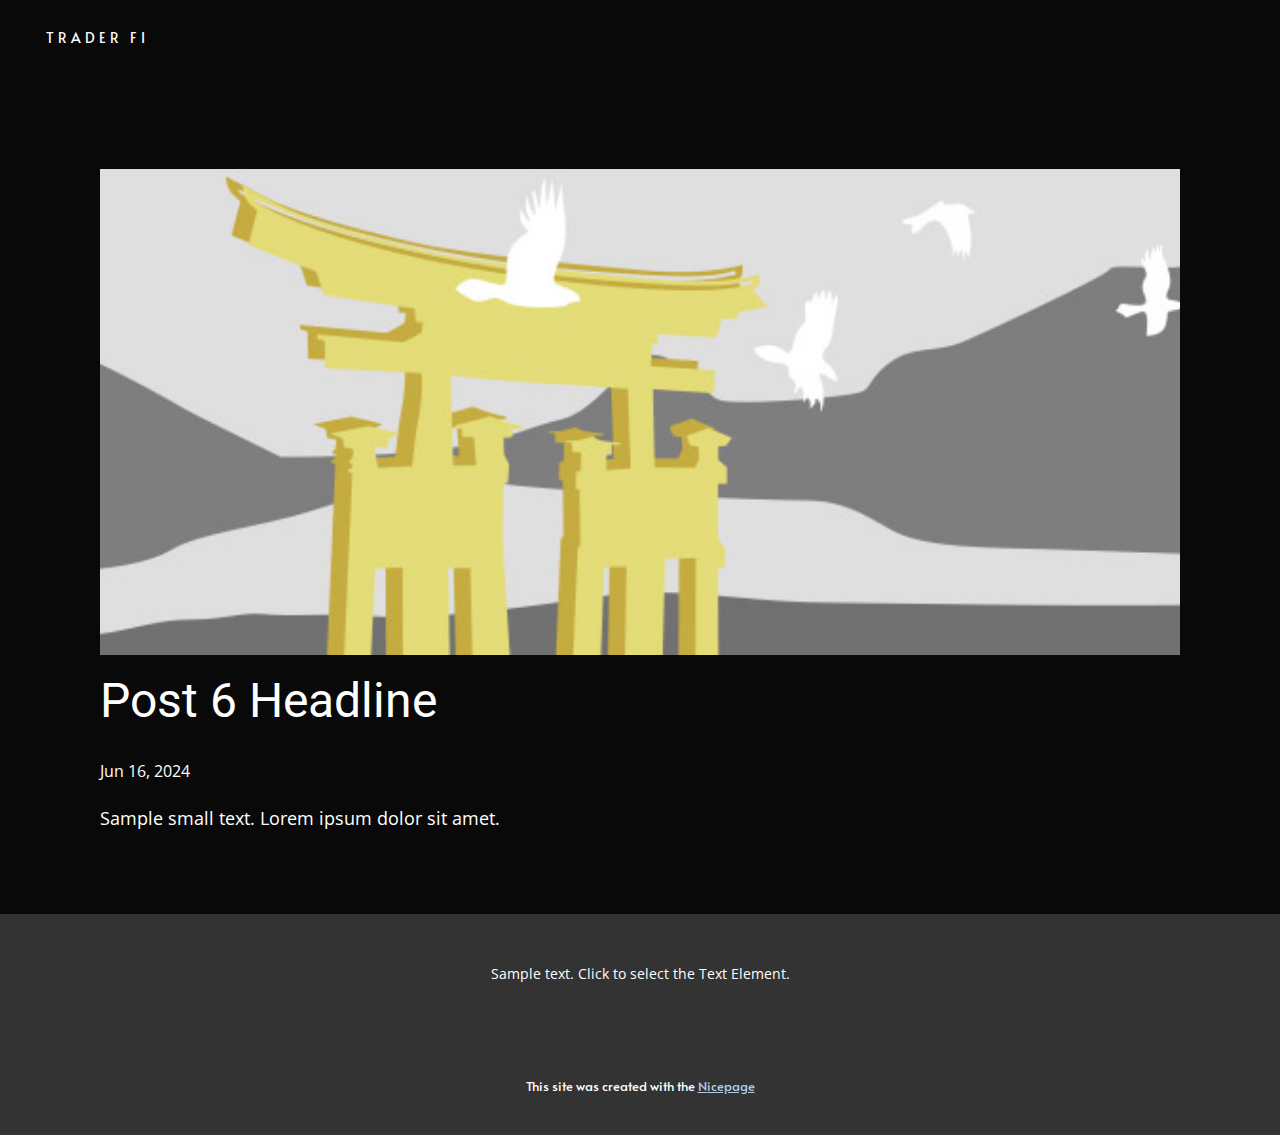
<file: blog/post-5.html>
<!DOCTYPE html>
<html style="font-size: 16px;" lang="en"><head>
    <meta name="viewport" content="width=device-width, initial-scale=1.0">
    <meta charset="utf-8">
    <meta name="keywords" content="Post 1 Headline">
    <meta name="description" content="">
    <title>Post 6 Headline</title>
    <link rel="stylesheet" href="../nicepage.css" media="screen">
<link rel="stylesheet" href="../Post-Template.css" media="screen">
    <script class="u-script" type="text/javascript" src="../jquery.js" defer=""></script>
    <script class="u-script" type="text/javascript" src="../nicepage.js" defer=""></script>
    <meta name="generator" content="Nicepage 6.14.4, nicepage.com">
    <link id="u-theme-google-font" rel="stylesheet" href="https://fonts.googleapis.com/css?family=Roboto:100,100i,300,300i,400,400i,500,500i,700,700i,900,900i|Open+Sans:300,300i,400,400i,500,500i,600,600i,700,700i,800,800i">
    <link id="u-page-google-font" rel="stylesheet" href="https://fonts.googleapis.com/css?family=Alata:400">
    
    
    
    <script type="application/ld+json">{
		"@context": "http://schema.org",
		"@type": "Organization",
		"name": "Site2"
}</script>
    <meta name="theme-color" content="#478ac9">
  <meta data-intl-tel-input-cdn-path="intlTelInput/"></head>
  <body data-path-to-root="./" data-include-products="false" class="u-body u-xl-mode" data-lang="en"><header class="u-clearfix u-custom-color-3 u-header u-sticky u-sticky-6fd2 u-header" id="sec-81e6"><div class="u-clearfix u-sheet u-valign-middle-xs u-sheet-1">
        <p class="u-heading-font u-text u-text-default u-text-white u-text-1">TRADER FI </p>
      </div></header>
    <section class="u-align-center u-clearfix u-section-1" id="sec-05d9">
      <div class="u-clearfix u-sheet u-valign-middle-md u-valign-middle-sm u-valign-middle-xs u-sheet-1"><!--post_details--><!--post_details_options_json--><!--{"source":""}--><!--/post_details_options_json--><!--blog_post-->
        <div class="u-container-style u-expanded-width u-post-details u-post-details-1">
          <div class="u-container-layout u-valign-middle u-container-layout-1"><!--blog_post_image-->
            <img alt="" class="u-blog-control u-expanded-width u-image u-image-default u-image-1" src="../images/8ad73f3c.jpeg"><!--/blog_post_image--><!--blog_post_header-->
            <h2 class="u-blog-control u-text u-text-1">Post 6 Headline</h2><!--/blog_post_header--><!--blog_post_metadata-->
            <div class="u-blog-control u-metadata u-metadata-1"><!--blog_post_metadata_date-->
              <span class="u-meta-date u-meta-icon">Jun 16, 2024</span><!--/blog_post_metadata_date--><!--blog_post_metadata_category-->
              <!--/blog_post_metadata_category--><!--blog_post_metadata_comments-->
              <!--/blog_post_metadata_comments-->
            </div><!--/blog_post_metadata--><!--blog_post_content-->
            <div class="u-align-justify u-blog-control u-post-content u-text u-text-2 fr-view">
  Sample small text. Lorem ipsum dolor sit amet.
  </div><!--/blog_post_content-->
          </div>
        </div><!--/blog_post--><!--/post_details-->
      </div>
    </section>
    
    
    
    <footer class="u-align-center u-clearfix u-footer u-grey-80 u-footer" id="sec-8e4a"><div class="u-clearfix u-sheet u-sheet-1">
        <p class="u-small-text u-text u-text-variant u-text-1">Sample text. Click to select the Text Element.</p>
      </div></footer>
    <section class="u-backlink u-clearfix u-grey-80">
      <p class="u-text">
        <span>This site was created with the </span>
        <a class="u-link" href="https://nicepage.com/" target="_blank" rel="nofollow">
          <span>Nicepage</span>
        </a>
      </p>
    </section>
  
</body></html>
</file>
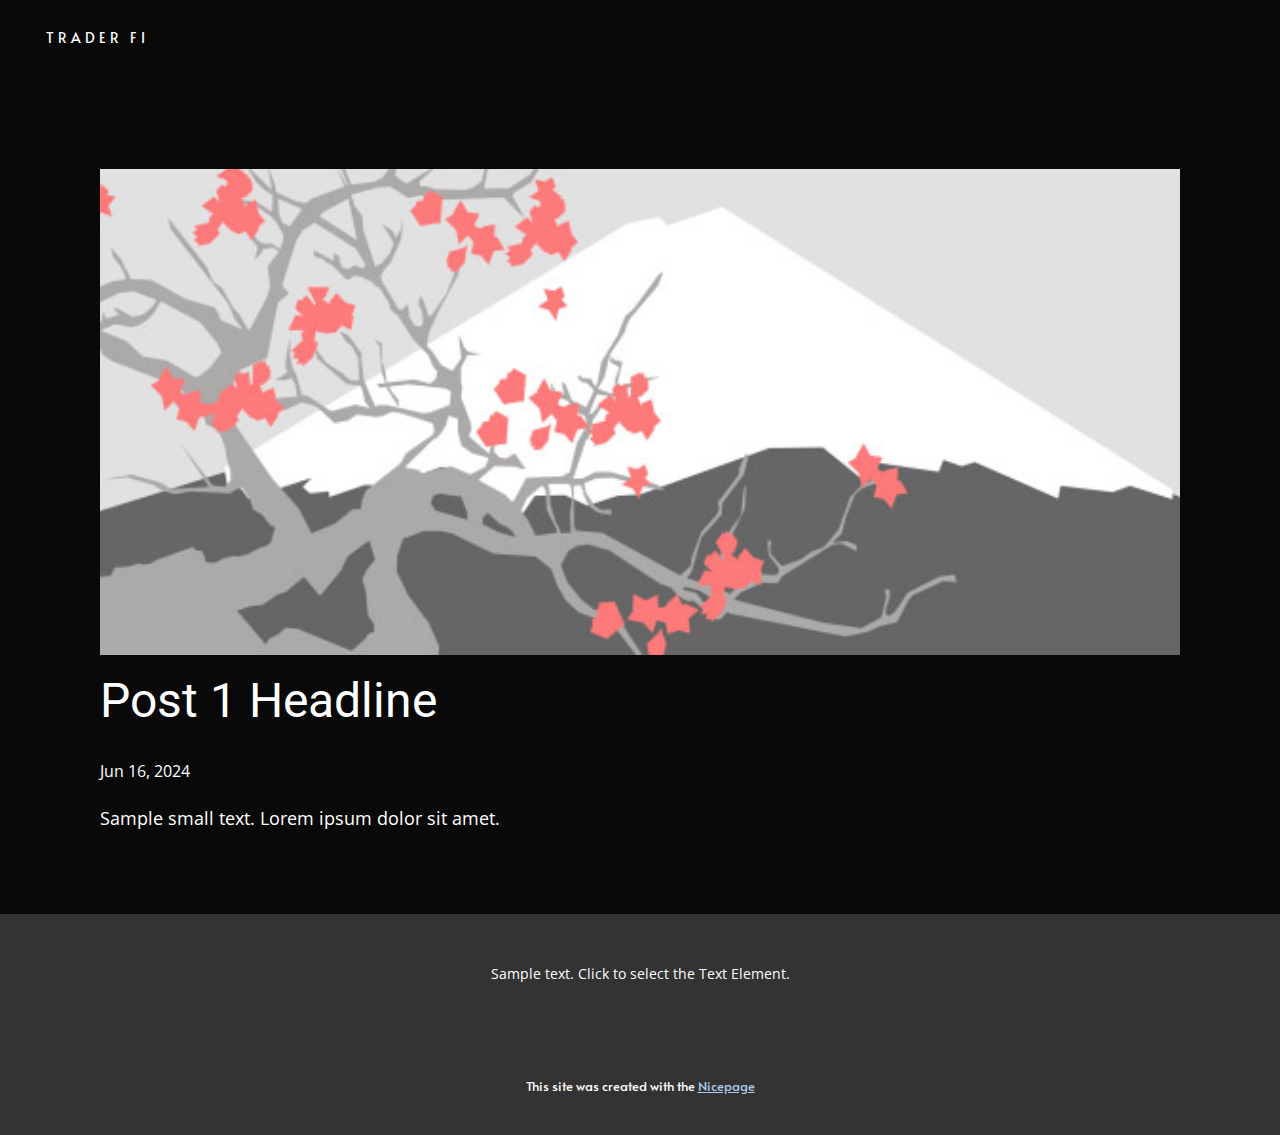
<file: blog/post.html>
<!DOCTYPE html>
<html style="font-size: 16px;" lang="en"><head>
    <meta name="viewport" content="width=device-width, initial-scale=1.0">
    <meta charset="utf-8">
    <meta name="keywords" content="Post 1 Headline">
    <meta name="description" content="">
    <title>Post 1 Headline</title>
    <link rel="stylesheet" href="../nicepage.css" media="screen">
<link rel="stylesheet" href="../Post-Template.css" media="screen">
    <script class="u-script" type="text/javascript" src="../jquery.js" defer=""></script>
    <script class="u-script" type="text/javascript" src="../nicepage.js" defer=""></script>
    <meta name="generator" content="Nicepage 6.14.4, nicepage.com">
    <link id="u-theme-google-font" rel="stylesheet" href="https://fonts.googleapis.com/css?family=Roboto:100,100i,300,300i,400,400i,500,500i,700,700i,900,900i|Open+Sans:300,300i,400,400i,500,500i,600,600i,700,700i,800,800i">
    <link id="u-page-google-font" rel="stylesheet" href="https://fonts.googleapis.com/css?family=Alata:400">
    
    
    
    <script type="application/ld+json">{
		"@context": "http://schema.org",
		"@type": "Organization",
		"name": "Site2"
}</script>
    <meta name="theme-color" content="#478ac9">
  <meta data-intl-tel-input-cdn-path="intlTelInput/"></head>
  <body data-path-to-root="./" data-include-products="false" class="u-body u-xl-mode" data-lang="en"><header class="u-clearfix u-custom-color-3 u-header u-sticky u-sticky-6fd2 u-header" id="sec-81e6"><div class="u-clearfix u-sheet u-valign-middle-xs u-sheet-1">
        <p class="u-heading-font u-text u-text-default u-text-white u-text-1">TRADER FI </p>
      </div></header>
    <section class="u-align-center u-clearfix u-section-1" id="sec-05d9">
      <div class="u-clearfix u-sheet u-valign-middle-md u-valign-middle-sm u-valign-middle-xs u-sheet-1"><!--post_details--><!--post_details_options_json--><!--{"source":""}--><!--/post_details_options_json--><!--blog_post-->
        <div class="u-container-style u-expanded-width u-post-details u-post-details-1">
          <div class="u-container-layout u-valign-middle u-container-layout-1"><!--blog_post_image-->
            <img alt="" class="u-blog-control u-expanded-width u-image u-image-default u-image-1" src="../images/0fd3416c.jpeg"><!--/blog_post_image--><!--blog_post_header-->
            <h2 class="u-blog-control u-text u-text-1">Post 1 Headline</h2><!--/blog_post_header--><!--blog_post_metadata-->
            <div class="u-blog-control u-metadata u-metadata-1"><!--blog_post_metadata_date-->
              <span class="u-meta-date u-meta-icon">Jun 16, 2024</span><!--/blog_post_metadata_date--><!--blog_post_metadata_category-->
              <!--/blog_post_metadata_category--><!--blog_post_metadata_comments-->
              <!--/blog_post_metadata_comments-->
            </div><!--/blog_post_metadata--><!--blog_post_content-->
            <div class="u-align-justify u-blog-control u-post-content u-text u-text-2 fr-view">
  Sample small text. Lorem ipsum dolor sit amet.
  </div><!--/blog_post_content-->
          </div>
        </div><!--/blog_post--><!--/post_details-->
      </div>
    </section>
    
    
    
    <footer class="u-align-center u-clearfix u-footer u-grey-80 u-footer" id="sec-8e4a"><div class="u-clearfix u-sheet u-sheet-1">
        <p class="u-small-text u-text u-text-variant u-text-1">Sample text. Click to select the Text Element.</p>
      </div></footer>
    <section class="u-backlink u-clearfix u-grey-80">
      <p class="u-text">
        <span>This site was created with the </span>
        <a class="u-link" href="https://nicepage.com/" target="_blank" rel="nofollow">
          <span>Nicepage</span>
        </a>
      </p>
    </section>
  
</body></html>
</file>
